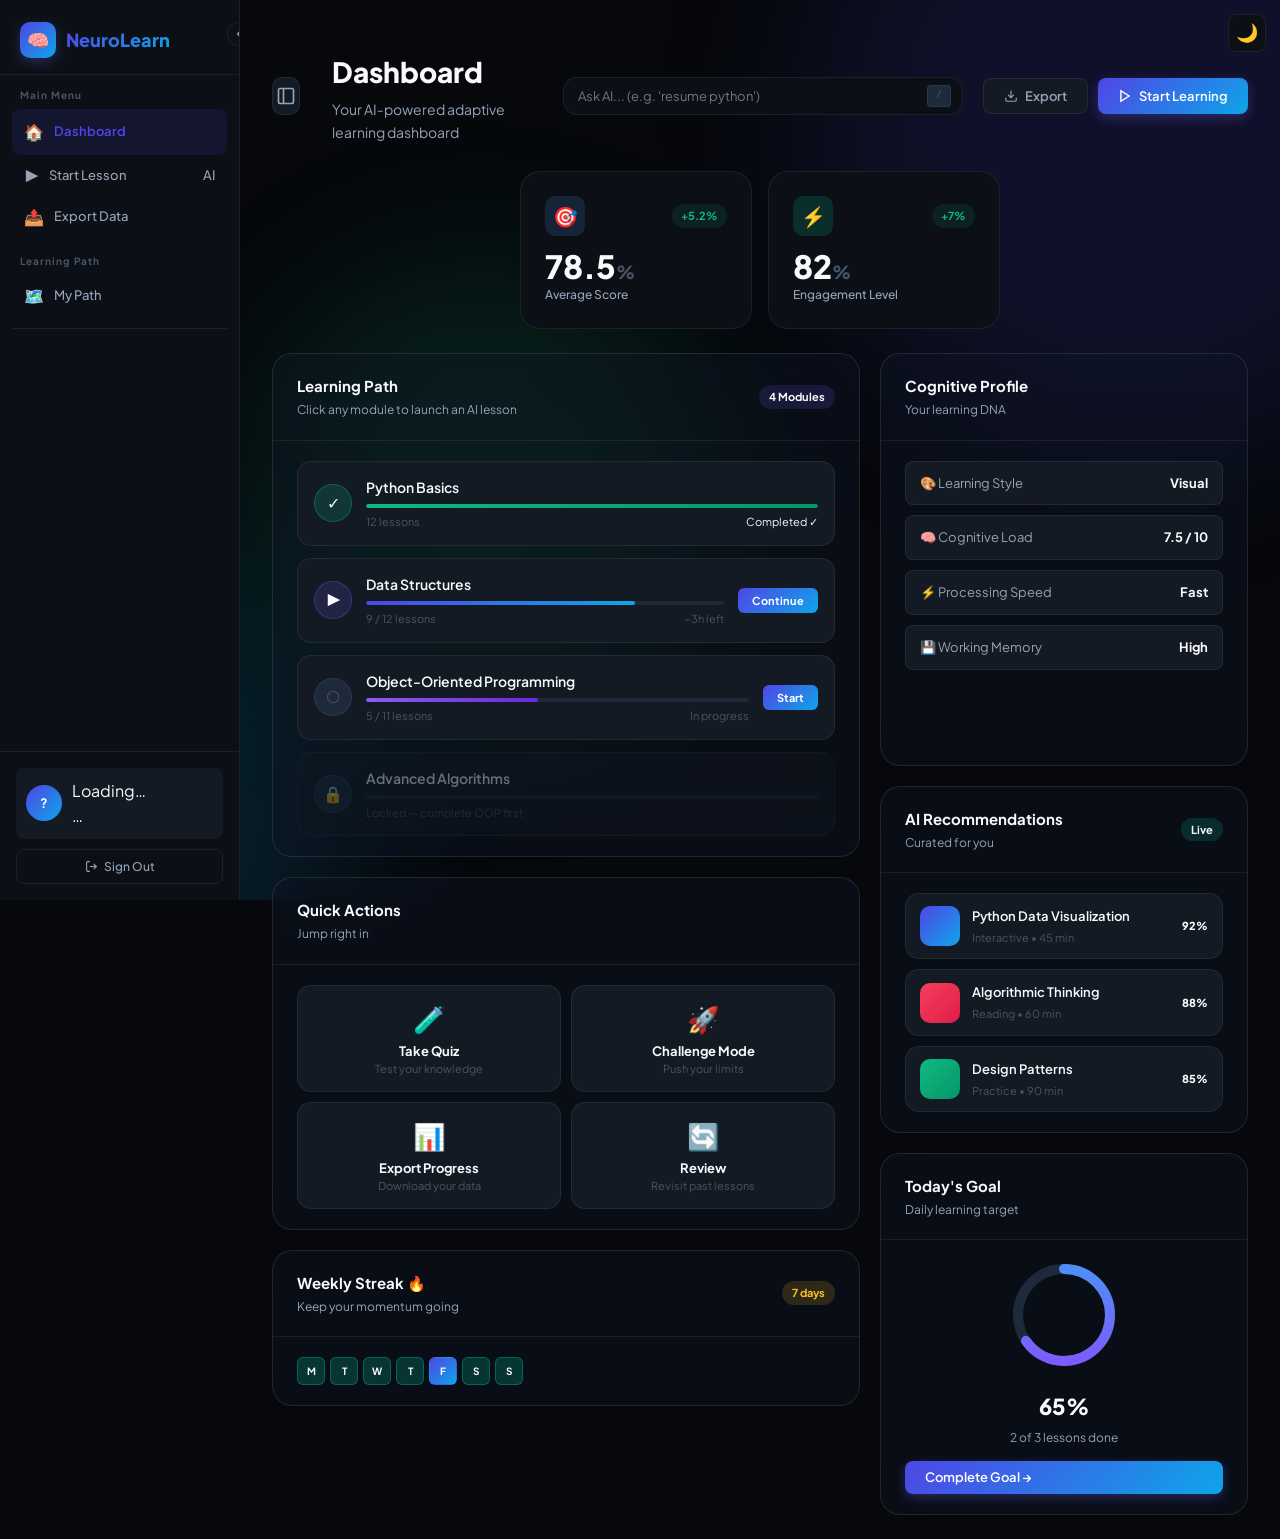
<file: frontend/index.html>
<!DOCTYPE html>
<html lang="en">
<head>
<meta charset="UTF-8">
<meta name="viewport" content="width=device-width, initial-scale=1.0">
<meta name="version" content="crystal-2.0-vibrant">
<meta name="theme-color" content="#4f46e5">
<title>NeuroLearn AI — Dashboard</title>
<meta name="description" content="AI-powered adaptive learning dashboard. Track your progress, start lessons, and grow your skills.">
<meta name="keywords" content="adaptive learning, AI education, cognitive learning, personalized education, neuro-cognitive">
<meta name="author" content="NeuroLearn AI">
<meta name="robots" content="index, follow">

<!-- Open Graph / Social -->
<meta property="og:type" content="website">
<meta property="og:url" content="https://ai-neuro.web.app/">
<meta property="og:title" content="NeuroLearn AI — Adaptive Learning Platform">
<meta property="og:description" content="AI-powered adaptive learning with cognitive profiling. Learn at your optimal pace.">
<meta property="og:site_name" content="NeuroLearn AI">
<meta property="og:image" content="https://ai-neuro.web.app/icon-192.png">

<!-- Twitter -->
<meta name="twitter:card" content="summary_large_image">
<meta name="twitter:title" content="NeuroLearn AI — Adaptive Learning Platform">
<meta name="twitter:description" content="AI-powered adaptive learning with cognitive profiling.">
<meta name="twitter:image" content="https://ai-neuro.web.app/icon-192.png">

<!-- Favicon & App Icons -->
<link rel="icon" type="image/svg+xml" href="data:image/svg+xml,<svg xmlns='http://www.w3.org/2000/svg' viewBox='0 0 100 100'><text y='.9em' font-size='90'>🧠</text></svg>">
<link rel="apple-touch-icon" href="icon-192.png">

<!-- Font Optimization -->
<link rel="preconnect" href="https://fonts.googleapis.com">
<link rel="preconnect" href="https://fonts.gstatic.com" crossorigin>
<link href="https://fonts.googleapis.com/css2?family=Plus+Jakarta+Sans:wght@400;500;600;700;800&display=swap" rel="stylesheet" media="print" onload="this.media='all'">
<noscript><link href="https://fonts.googleapis.com/css2?family=Plus+Jakarta+Sans:wght@400;500;600;700;800&display=swap" rel="stylesheet"></noscript>

<link rel="stylesheet" href="styles.css">
</head>
<body>

<!-- Accessibility: Skip to content -->
<a href="#main-content" class="skip-link">Skip to main content</a>

<!-- Mesh background -->
<div class="mesh-bg">
  <div class="mesh-orb mesh-orb-1"></div>
  <div class="mesh-orb mesh-orb-2"></div>
  <div class="mesh-orb mesh-orb-3"></div>
</div>

<!-- Mobile hamburger -->
<button class="hamburger" id="hamburger" aria-label="Menu">☰</button>
<div class="sidebar-overlay" id="sidebar-overlay"></div>

<!-- Theme toggle -->
<button class="theme-toggle" id="theme-toggle" title="Toggle Day/Night mode">
  <span id="theme-icon">🌙</span>
</button>

<!-- Toast container -->
<div id="toast-container"></div>

<!-- Start Lesson Modal -->
<div class="modal-overlay" id="modal-start">
  <div class="modal anim-scale">
    <button class="modal-close" onclick="closeModal('modal-start')">✕</button>
    <div class="modal-title">🚀 Start a New Lesson</div>
    <div class="modal-sub">Choose a topic and your preferred difficulty level.</div>
    <div class="form-group">
      <label class="form-label">Topic</label>
      <input class="form-input" id="lesson-topic" placeholder="e.g. Python Lists, OOP, Algorithms…" />
    </div>
    <div class="form-group">
      <label class="form-label">Difficulty</label>
      <select class="form-select" id="lesson-diff">
        <option value="beginner">🟢 Beginner</option>
        <option value="intermediate" selected>🟡 Intermediate</option>
        <option value="advanced">🔴 Advanced</option>
      </select>
    </div>
    <div class="modal-footer">
      <button class="btn btn-ghost btn-sm" onclick="closeModal('modal-start')">Cancel</button>
      <button class="btn btn-primary btn-sm" id="btn-go-lesson" onclick="confirmStartLesson()">
        <svg width="14" height="14" viewBox="0 0 24 24" fill="none" stroke="currentColor" stroke-width="2.5"><polygon points="5 3 19 12 5 21 5 3"/></svg>
        Start Lesson
      </button>
    </div>
  </div>
</div>

<!-- Export Modal -->
<div class="modal-overlay" id="modal-export">
  <div class="modal anim-scale">
    <button class="modal-close" onclick="closeModal('modal-export')">✕</button>
    <div class="modal-title">📊 Export Progress</div>
    <div class="modal-sub">Download your learning data as a JSON file.</div>
    <div id="export-status" style="padding:16px;background:var(--surface-2);border-radius:var(--radius-md);font-size:13px;color:var(--text-secondary);text-align:center;">
      Ready to export your progress data.
    </div>
    <div class="modal-footer">
      <button class="btn btn-ghost btn-sm" onclick="closeModal('modal-export')">Cancel</button>
      <button class="btn btn-primary btn-sm" onclick="runExport()">Download</button>
    </div>
  </div>
</div>

<!-- Sidebar -->
<aside class="sidebar" id="sidebar">
  <button class="sidebar-toggle" id="sidebar-toggle" title="Shrink Sidebar">
    <svg width="12" height="12" viewBox="0 0 24 24" fill="none" stroke="currentColor" stroke-width="2.5"><polyline points="15 18 9 12 15 6"/></svg>
  </button>
  <div class="sidebar-header">
    <a href="index.html" class="logo">
      <div class="logo-icon">🧠</div>
      <span class="logo-text glitch">NeuroLearn</span>
    </a>
  </div>

  <div class="nav-section">
    <span class="nav-label">Main Menu</span>

    <a class="nav-item active" href="index.html">
      <span class="icon">🏠</span>
      <span class="label">Dashboard</span>
    </a>
    <button class="nav-item" id="nav-start-lesson">
      <span class="icon">▶️</span>
      <span class="label">Start Lesson</span>
      <span class="nav-badge">AI</span>
    </button>
    <button class="nav-item" id="nav-export">
      <span class="icon">📤</span>
      <span class="label">Export Data</span>
    </button>
  </div>

  <div class="nav-section">
    <span class="nav-label">Learning Path</span>
    <button class="nav-item" onclick="scrollTo({top:0,behavior:'smooth'})">
      <span class="icon">🗺️</span>
      <span class="label">My Path</span>
    </button>
  </div>

  <hr class="nav-divider">

  <div class="sidebar-footer">
    <div class="user-card">
      <div class="user-avatar" id="user-avatar"><span id="user-initials">?</span></div>
      <div class="user-info">
        <div class="user-name" id="user-name">Loading…</div>
        <div class="user-email" id="user-email">…</div>
      </div>
    </div>
    <button class="logout-btn" onclick="logout()">
      <svg width="13" height="13" viewBox="0 0 24 24" fill="none" stroke="currentColor" stroke-width="2"><path d="M9 21H5a2 2 0 0 1-2-2V5a2 2 0 0 1 2-2h4"/><polyline points="16 17 21 12 16 7"/><line x1="21" y1="12" x2="9" y2="12"/></svg>
      Sign Out
    </button>
  </div>
</aside>

<!-- Main Content -->
<main class="main-content" id="main-content" role="main" aria-label="Main content">

  <!-- Page Header -->
  <div class="page-header anim-rise">
    <div class="header-main">
      <div class="header-left">
        <button class="btn-sidebar-toggle" id="btn-sidebar-toggle" title="Toggle Sidebar">
          <svg width="20" height="20" viewBox="0 0 24 24" fill="none" stroke="currentColor" stroke-width="2"><rect x="3" y="3" width="18" height="18" rx="2" ry="2"/><line x1="9" y1="3" x2="9" y2="21"/></svg>
        </button>
        <div class="header-titles">
          <h1 class="page-title">Dashboard</h1>
          <p class="page-subtitle">Your AI‑powered adaptive learning dashboard</p>
        </div>
        <div class="search-container">
          <input type="text" class="form-input search-input" placeholder="Ask AI... (e.g. 'resume python')" id="ai-search">
          <kbd class="search-kbd">/</kbd>
        </div>
      </div>
      <div class="header-actions">
        <button class="btn btn-secondary btn-sm" id="btn-export-header">
          <svg width="14" height="14" viewBox="0 0 24 24" fill="none" stroke="currentColor" stroke-width="2"><path d="M21 15v4a2 2 0 0 1-2 2H5a2 2 0 0 1-2-2v-4"/><polyline points="7 10 12 15 17 10"/><line x1="12" y1="15" x2="12" y2="3"/></svg>
          Export
        </button>
        <button class="btn btn-primary" id="btn-start">
          <svg width="14" height="14" viewBox="0 0 24 24" fill="none" stroke="currentColor" stroke-width="2.5"><polygon points="5 3 19 12 5 21 5 3"/></svg>
          Start Learning
        </button>
      </div>
    </div>
  </div>

  <!-- Stats Grid -->
  <div class="stats-grid anim-stagger" id="stats-grid">
    <div class="stat-card">
      <div class="stat-header">
        <div class="stat-icon" style="background:rgba(124,92,252,.15)">📚</div>
        <span class="stat-trend up" id="trend-sessions">+12%</span>
      </div>
      <div class="stat-value" id="stat-sessions">24</div>
      <div class="stat-label">Sessions Completed</div>
    </div>
    <div class="stat-card anim-rise" style="--delay:.1s">
      <div class="stat-header">
        <div class="stat-icon" style="background:rgba(79,142,247,.15)">🎯</div>
        <span class="stat-trend up" id="trend-score">+5.2%</span>
      </div>
      <div class="stat-value" id="stat-score">78.5<span style="font-size:18px;color:var(--text-muted)">%</span></div>
      <div class="stat-label">Average Score</div>
    </div>
    <div class="stat-card anim-rise" style="--delay:.15s">
      <div class="stat-header">
        <div class="stat-icon" style="background:rgba(0,212,170,.15)">⚡</div>
        <span class="stat-trend up" id="trend-eng">+7%</span>
      </div>
      <div class="stat-value" id="stat-engagement">82<span style="font-size:18px;color:var(--text-muted)">%</span></div>
      <div class="stat-label">Engagement Level</div>
    </div>
    <div class="stat-card">
      <div class="stat-header">
        <div class="stat-icon" style="background:rgba(251,191,36,.15)">🔥</div>
        <span class="stat-trend up" id="trend-streak">7 days</span>
      </div>
      <div class="stat-value" id="stat-streak">7</div>
      <div class="stat-label">Day Streak</div>
    </div>
  </div>

  <!-- Content Grid -->
  <div class="content-grid">

    <!-- Left Column -->
    <div class="col">

      <!-- Learning Path -->
      <div class="glass-card">
        <div class="card-head">
          <div>
            <div class="card-title">Learning Path</div>
            <div class="card-sub">Click any module to launch an AI lesson</div>
          </div>
          <span class="chip chip-purple">4 Modules</span>
        </div>
        <div class="card-body">
          <div class="module-list">

            <!-- Module 1: Done -->
            <div class="module-item" onclick="showToast('Python Basics is already completed! 🎉','success')">
              <div class="mod-status done">✓</div>
              <div class="mod-info">
                <div class="mod-name">Python Basics</div>
                <div class="prog-bar"><div class="prog-fill" style="width:100%;background:var(--grad-success)"></div></div>
                <div class="mod-meta"><span>12 lessons</span><span style="color:var(--brand-teal)">Completed ✓</span></div>
              </div>
            </div>

            <!-- Module 2: Active -->
            <div class="module-item" onclick="openLessonModal('Dictionary Methods and Comprehensions','intermediate')">
              <div class="mod-status active">▶</div>
              <div class="mod-info">
                <div class="mod-name">Data Structures</div>
                <div class="prog-bar"><div class="prog-fill" style="width:75%;background:var(--grad-primary)"></div></div>
                <div class="mod-meta"><span>9 / 12 lessons</span><span>~3h left</span></div>
              </div>
              <button class="mod-cta">Continue</button>
            </div>

            <!-- Module 3: In Progress -->
            <div class="module-item" onclick="openLessonModal('Classes and Objects in Python','intermediate')">
              <div class="mod-status idle">○</div>
              <div class="mod-info">
                <div class="mod-name">Object-Oriented Programming</div>
                <div class="prog-bar"><div class="prog-fill" style="width:45%;background:linear-gradient(90deg,#8b5cf6,#6d28d9)"></div></div>
                <div class="mod-meta"><span>5 / 11 lessons</span><span>In progress</span></div>
              </div>
              <button class="mod-cta">Start</button>
            </div>

            <!-- Module 4: Locked -->
            <div class="module-item locked" onclick="showToast('Complete OOP first to unlock Advanced Algorithms 🔒','warning')">
              <div class="mod-status lock">🔒</div>
              <div class="mod-info">
                <div class="mod-name">Advanced Algorithms</div>
                <div class="prog-bar"><div class="prog-fill" style="width:0%;background:var(--grad-primary)"></div></div>
                <div class="mod-meta"><span>Locked — complete OOP first</span></div>
              </div>
            </div>

          </div>
        </div>
      </div>

      <!-- Quick Actions -->
      <div class="glass-card">
        <div class="card-head">
          <div>
            <div class="card-title">Quick Actions</div>
            <div class="card-sub">Jump right in</div>
          </div>
        </div>
        <div class="card-body">
          <div class="actions-grid">
            <button class="action-card" onclick="openLessonModal('Python Basics Quiz','beginner')">
              <div class="action-icon">🧪</div>
              <div class="action-name">Take Quiz</div>
              <div class="action-desc">Test your knowledge</div>
            </button>
            <button class="action-card" onclick="openLessonModal('Advanced Algorithms Introduction','advanced')">
              <div class="action-icon">🚀</div>
              <div class="action-name">Challenge Mode</div>
              <div class="action-desc">Push your limits</div>
            </button>
            <button class="action-card action-export">
              <div class="action-icon">📊</div>
              <div class="action-name">Export Progress</div>
              <div class="action-desc">Download your data</div>
            </button>
            <button class="action-card" onclick="openLessonModal('Python Review and Practice','beginner')">
              <div class="action-icon">🔄</div>
              <div class="action-name">Review</div>
              <div class="action-desc">Revisit past lessons</div>
            </button>
          </div>
        </div>
      </div>

      <!-- Streak Calendar -->
      <div class="glass-card">
        <div class="card-head">
          <div>
            <div class="card-title">Weekly Streak 🔥</div>
            <div class="card-sub">Keep your momentum going</div>
          </div>
          <span class="chip chip-warn" id="streak-chip">7 days</span>
        </div>
        <div class="card-body">
          <div class="streak-dots" id="streak-dots"></div>
        </div>
      </div>

    </div>

    <!-- Right Column -->
    <div class="col">

      <!-- Cognitive Profile -->
      <div class="glass-card">
        <div class="card-head">
          <div>
            <div class="card-title">Cognitive Profile</div>
            <div class="card-sub">Your learning DNA</div>
          </div>
        </div>
        <div class="card-body">
          <div class="profile-stats">
            <div class="profile-stat-row">
              <span class="pstat-label">🎨 Learning Style</span>
              <span class="pstat-value" id="profile-style">Visual</span>
            </div>
            <div class="profile-stat-row">
              <span class="pstat-label">🧠 Cognitive Load</span>
              <span class="pstat-value" id="profile-capacity">7.5 / 10</span>
            </div>
            <div class="profile-stat-row">
              <span class="pstat-label">⚡ Processing Speed</span>
              <span class="pstat-value" id="profile-speed">Fast</span>
            </div>
            <div class="profile-stat-row">
              <span class="pstat-label">💾 Working Memory</span>
              <span class="pstat-value" id="profile-memory">High</span>
            </div>
          </div>
          <div class="neural-wave-container" id="neural-waves">
            <!-- Bars injected by JS -->
          </div>
        </div>
      </div>

      <!-- AI Recommendations -->
      <div class="glass-card">
        <div class="card-head">
          <div>
            <div class="card-title">AI Recommendations</div>
            <div class="card-sub">Curated for you</div>
          </div>
          <span class="chip chip-teal">Live</span>
        </div>
        <div class="card-body">
          <div class="rec-list" id="rec-list">
            <div class="rec-item" onclick="openLessonModal('Python Data Visualization','intermediate')">
              <div class="rec-dot c1"></div>
              <div class="rec-info">
                <div class="rec-name">Python Data Visualization</div>
                <div class="rec-meta">Interactive • 45 min</div>
              </div>
              <span class="rec-match">92%</span>
            </div>
            <div class="rec-item" onclick="openLessonModal('Algorithmic Thinking','intermediate')">
              <div class="rec-dot c2"></div>
              <div class="rec-info">
                <div class="rec-name">Algorithmic Thinking</div>
                <div class="rec-meta">Reading • 60 min</div>
              </div>
              <span class="rec-match">88%</span>
            </div>
            <div class="rec-item" onclick="openLessonModal('Design Patterns in Python','advanced')">
              <div class="rec-dot c3"></div>
              <div class="rec-info">
                <div class="rec-name">Design Patterns</div>
                <div class="rec-meta">Practice • 90 min</div>
              </div>
              <span class="rec-match">85%</span>
            </div>
          </div>
        </div>
      </div>

      <!-- Today's Goal -->
      <div class="glass-card">
        <div class="card-head">
          <div>
            <div class="card-title">Today's Goal</div>
            <div class="card-sub">Daily learning target</div>
          </div>
        </div>
        <div class="card-body" style="text-align:center">
          <svg width="110" height="110" viewBox="0 0 110 110" style="margin-bottom:12px">
            <circle cx="55" cy="55" r="46" fill="none" stroke="var(--surface-3)" stroke-width="10"/>
            <circle cx="55" cy="55" r="46" fill="none" stroke="url(#ringGrad)" stroke-width="10"
              stroke-dasharray="289" stroke-dashoffset="100" stroke-linecap="round"
              style="transform:rotate(-90deg);transform-origin:center;transition:stroke-dashoffset 1s var(--ease-spring)"/>
            <defs>
              <linearGradient id="ringGrad" x1="0" y1="0" x2="1" y2="0">
                <stop offset="0%" stop-color="#7c5cfc"/>
                <stop offset="100%" stop-color="#4f8ef7"/>
              </linearGradient>
            </defs>
          </svg>
          <div style="font-size:22px;font-weight:800;margin-bottom:4px" id="goal-pct">65%</div>
          <div style="font-size:12px;color:var(--text-secondary)">2 of 3 lessons done</div>
          <button class="btn btn-primary btn-sm" style="margin-top:14px;width:100%" onclick="openLessonModal('','intermediate')">
            Complete Goal →
          </button>
        </div>
      </div>

    </div>
  </div>

</main>

<script src="app.js"></script>
<script>
if ('serviceWorker' in navigator) {
    window.addEventListener('load', () => {
        navigator.serviceWorker.register('/service-worker.js')
            .then(reg => console.log('SW registered'))
            .catch(err => console.log('SW failed:', err));
    });
}
</script>
<script>
// ── Modal helpers ──
function openModal(id)  { document.getElementById(id).classList.add('open'); }
function closeModal(id) { document.getElementById(id).classList.remove('open'); }

// Close on backdrop click
document.querySelectorAll('.modal-overlay').forEach(ov => {
  ov.addEventListener('click', e => { if(e.target===ov) ov.classList.remove('open'); });
});

// ── Open lesson modal ──
function openLessonModal(topic, diff='intermediate') {
  document.getElementById('lesson-topic').value = topic || '';
  document.getElementById('lesson-diff').value = diff;
  openModal('modal-start');
  setTimeout(()=>document.getElementById('lesson-topic').select(),100);
}

// ── Confirm start lesson ──
function confirmStartLesson() {
  const topic = document.getElementById('lesson-topic').value.trim();
  const diff  = document.getElementById('lesson-diff').value;
  if (!topic) {
    document.getElementById('lesson-topic').style.border='1.5px solid #f05f5f';
    document.getElementById('lesson-topic').placeholder='Please enter a topic!';
    return;
  }
  closeModal('modal-start');
  window.location.href = `lesson.html?topic=${encodeURIComponent(topic)}&difficulty=${diff}`;
}

// Enter key in topic input
document.getElementById('lesson-topic')?.addEventListener('keydown', e => {
  if(e.key==='Enter') confirmStartLesson();
});

// ── Export modal ──
async function runExport() {
  const user = getCurrentUser?.() || JSON.parse(sessionStorage.getItem('neurolearn_user')||localStorage.getItem('neurolearn_user')||'{}');
  if(user?.is_guest) {
    document.getElementById('export-status').textContent = '⚠️ Export is not available in Guest Mode.';
    document.getElementById('export-status').style.color='#fbbf24';
    return;
  }
  document.getElementById('export-status').textContent = 'Downloading…';
  try {
    const data = { user, exported_at: new Date().toISOString(), progress: { sessions:24, score:0.785, streak:7 } };
    const blob = new Blob([JSON.stringify(data, null, 2)], {type:'application/json'});
    const url = URL.createObjectURL(blob);
    const a = document.createElement('a');
    a.href = url; a.download = `neurolearn-${user.user_id || 'guest'}.json`; a.click();
    URL.revokeObjectURL(url);
    document.getElementById('export-status').textContent = '✅ Downloaded successfully!';
    document.getElementById('export-status').style.color='var(--brand-teal)';
  } catch {
    document.getElementById('export-status').textContent = '❌ Export failed. Try again.';
    document.getElementById('export-status').style.color='#f05f5f';
  }
}

// Wire header buttons
document.getElementById('btn-start')?.addEventListener('click', ()=>openLessonModal('','intermediate'));
document.getElementById('btn-export-header')?.addEventListener('click', ()=>openModal('modal-export'));
document.getElementById('nav-start-lesson')?.addEventListener('click', ()=>openLessonModal('','intermediate'));
document.getElementById('nav-export')?.addEventListener('click', ()=>openModal('modal-export'));
document.querySelectorAll('.action-export').forEach(b=>b.addEventListener('click',()=>openModal('modal-export')));

// ── Streak calendar ──
function renderStreak(streakDays=7) {
  const container = document.getElementById('streak-dots');
  if(!container) return;
  const days=['M','T','W','T','F','S','S'];
  const today = new Date().getDay(); // 0=Sun
  container.innerHTML='';
  days.forEach((d,i)=>{
    const el = document.createElement('div');
    el.className = 'streak-dot';
    const dayIdx = i === 6 ? 0 : i+1;
    if(dayIdx === today) { el.classList.add('today'); }
    else if(i < streakDays) { el.classList.add('done'); }
    el.textContent = d;
    container.appendChild(el);
  });
}
renderStreak(7);

// ── Mobile sidebar ──
const sidebar = document.getElementById('sidebar');
const overlay = document.getElementById('sidebar-overlay');
document.getElementById('hamburger').addEventListener('click',()=>{
  sidebar.classList.toggle('open');
  overlay.classList.toggle('open');
});
overlay.addEventListener('click',()=>{
  sidebar.classList.remove('open');
  overlay.classList.remove('open');
});

// Expose helpers for app.js
window.showToast = window.showToast || function(){};
window.openLessonModal = openLessonModal;
window.openModal = openModal;
window.closeModal = closeModal;
</script>
</body>
</html>
</file>
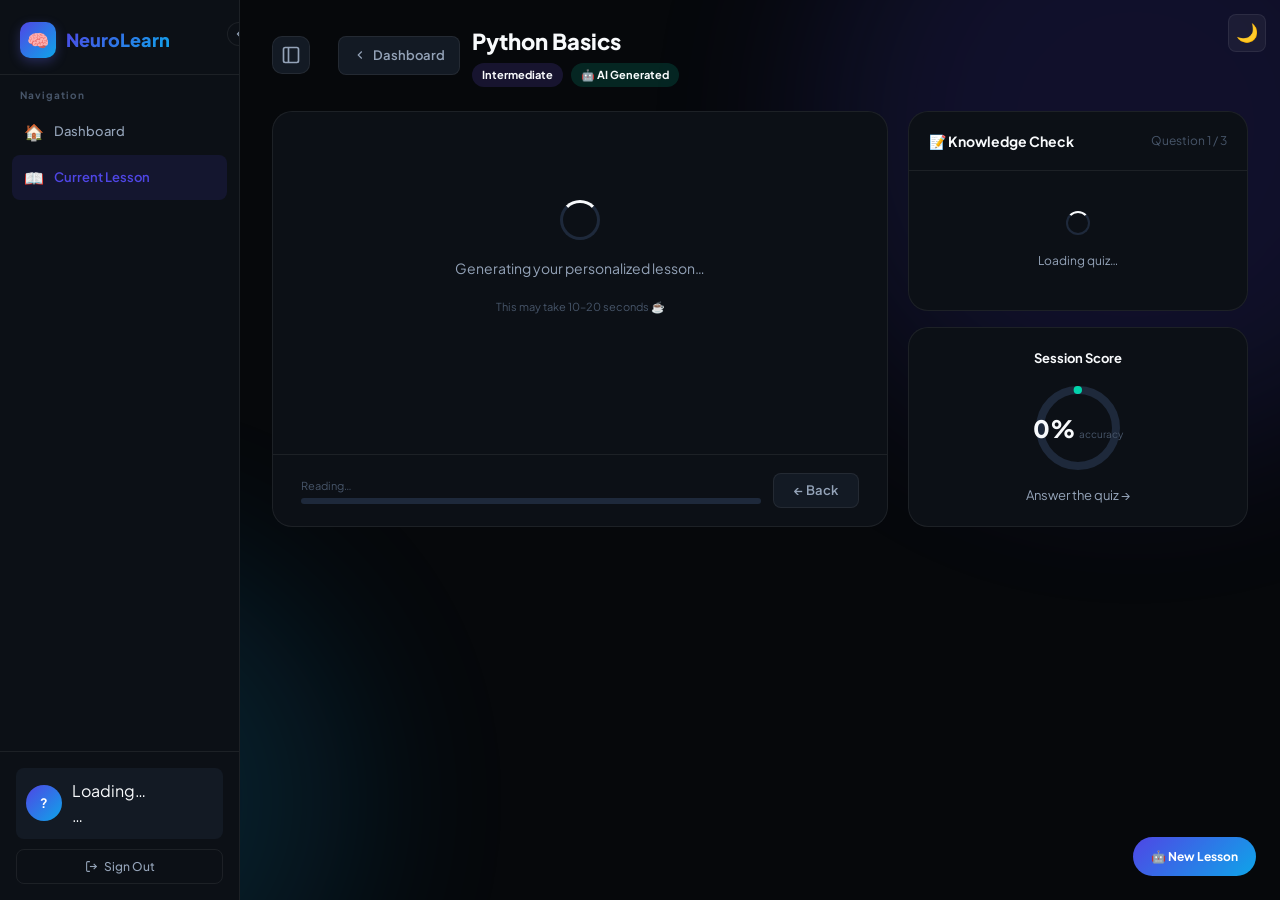
<file: frontend/lesson.html>
<!DOCTYPE html>
<html lang="en">
<head>
<meta charset="UTF-8">
<meta name="viewport" content="width=device-width, initial-scale=1.0">
<meta name="theme-color" content="#4f46e5">
<title>Lesson — NeuroLearn AI</title>
<meta name="description" content="AI-generated adaptive lesson with quiz.">
<meta name="robots" content="noindex, nofollow">
<link rel="icon" type="image/svg+xml" href="data:image/svg+xml,<svg xmlns='http://www.w3.org/2000/svg' viewBox='0 0 100 100'><text y='.9em' font-size='90'>🧠</text></svg>">
<link rel="preconnect" href="https://fonts.googleapis.com">
<link rel="preconnect" href="https://fonts.gstatic.com" crossorigin>
<link href="https://fonts.googleapis.com/css2?family=Plus+Jakarta+Sans:wght@400;500;600;700;800&display=swap" rel="stylesheet" media="print" onload="this.media='all'">
<link rel="stylesheet" href="styles.css">
<style>
/* Lesson-specific overrides */
.lesson-page { 
  margin-left: var(--sidebar-w); 
  padding: 24px 32px; 
  min-height: 100vh; 
  position: relative; 
  z-index: 1; 
  transition: margin-left var(--dur-med) var(--ease-smooth);
}

.sidebar.collapsed ~ .lesson-page {
    margin-left: var(--sidebar-collapsed-w);
}
@media(max-width:768px){.lesson-page{margin-left:0;padding:16px;}}

.lesson-top { display:flex; align-items:center; gap:12px; margin-bottom:24px; flex-wrap:wrap; }
.back-btn { display:flex; align-items:center; gap:6px; background:var(--surface-2); border:1px solid var(--border);
  border-radius:var(--radius-sm); padding:8px 14px; color:var(--text-secondary); font-size:13px; font-weight:600;
  cursor:pointer; font-family:inherit; transition:all var(--dur-fast); text-decoration:none; }
.back-btn:hover { background:var(--surface-3); color:var(--text-primary); }

.lesson-title-area { flex:1; }
.lesson-title { font-size:22px; font-weight:800; }
.lesson-meta-row { display:flex; gap:8px; margin-top:4px; align-items:center; }

.lesson-grid { display:grid; grid-template-columns:1fr 340px; gap:20px; }
@media(max-width:1000px){.lesson-grid{grid-template-columns:1fr;}}

/* Content area */
.content-area {
  background:var(--surface-1); border:1px solid var(--border); border-radius:var(--radius-lg);
  overflow:hidden; display:flex; flex-direction:column;
}
.content-scroll { flex:1; padding:28px; overflow-y:auto; line-height:1.8; }
.content-scroll h2 { font-size:19px; font-weight:800; margin:22px 0 10px; color:var(--brand-purple); }
.content-scroll h3 { font-size:15px; font-weight:700; margin:16px 0 8px; color:var(--text-primary); }
.content-scroll p  { color:var(--text-secondary); margin-bottom:12px; }
.content-scroll ul { color:var(--text-secondary); padding-left:20px; margin-bottom:12px; }
.content-scroll li { margin-bottom:5px; }
.content-scroll code {
  background:var(--surface-3); color:var(--brand-teal);
  padding:2px 7px; border-radius:4px; font-size:13px; font-family:monospace;
}
.content-scroll pre {
  background:var(--surface-3); padding:16px; border-radius:var(--radius-md);
  overflow-x:auto; margin:12px 0; border:1px solid var(--border);
  font-family:monospace; font-size:13px; color:var(--text-primary);
}
.section-loader { display:flex; flex-direction:column; gap:12px; padding:20px 0; }
.skel { height:16px; border-radius:6px; }
.skel-sm { width:60%; }
.skel-md { width:85%; }
.skel-lg { width:95%; }

.content-footer {
  padding:18px 28px; border-top:1px solid var(--border);
  display:flex; justify-content:space-between; align-items:center; gap:12px;
}
.lesson-progress { flex:1; }
.lesson-progress-bar { height:6px; background:var(--surface-3); border-radius:4px; overflow:hidden; margin-top:4px; }
.lesson-progress-fill { height:100%; background:var(--grad-primary); width:0%; transition:width 1s var(--ease-spring); border-radius:4px; }

/* Sidebar panel */
.lesson-sidebar { display:flex; flex-direction:column; gap:16px; }

/* Quiz card */
.quiz-card {
  background:var(--surface-1); border:1px solid var(--border); border-radius:var(--radius-lg); overflow:hidden;
  position:sticky; top:20px;
}
.quiz-head { padding:18px 20px; border-bottom:1px solid var(--border); display:flex; justify-content:space-between; align-items:center; }
.quiz-head-title { font-size:14px; font-weight:700; }
.quiz-counter { font-size:12px; color:var(--text-muted); }
.quiz-body { padding:20px; }

.question-text { font-size:14px; font-weight:600; margin-bottom:14px; line-height:1.5; color:var(--text-primary); }
.options-list { display:flex; flex-direction:column; gap:8px; }
.opt-btn {
  padding:11px 15px; border-radius:var(--radius-sm);
  border:1.5px solid var(--border); background:var(--surface-2);
  color:var(--text-secondary); font-size:13px; font-weight:500;
  cursor:pointer; text-align:left; font-family:inherit; width:100%;
  transition:all var(--dur-fast);
}
.opt-btn:hover:not(:disabled) { border-color:var(--brand-purple); background:rgba(124,92,252,.08); color:var(--text-primary); }
.opt-btn.selected { border-color:var(--brand-purple); background:rgba(124,92,252,.15); color:var(--brand-purple); }
.opt-btn.correct  { border-color:var(--brand-teal);   background:rgba(0,212,170,.12); color:var(--brand-teal); }
.opt-btn.wrong    { border-color:#f05f5f;              background:rgba(240,95,95,.10); color:#f05f5f; }

.quiz-feedback {
  margin-top:12px; padding:10px 14px; border-radius:var(--radius-sm); font-size:12px; display:none;
}
.quiz-feedback.show{ display:block; }
.fb-correct { background:rgba(0,212,170,.1); border:1px solid rgba(0,212,170,.25); color:var(--brand-teal); }
.fb-wrong   { background:rgba(240,95,95,.1); border:1px solid rgba(240,95,95,.25); color:#f05f5f; }

.quiz-action { margin-top:14px; display:flex; gap:8px; justify-content:flex-end; }

/* Score card */
.score-card {
  background:var(--surface-1); border:1px solid var(--border); border-radius:var(--radius-lg); padding:20px;
  text-align:center;
}
.score-ring { margin:0 auto 12px; display:flex; align-items:center; justify-content:center; position:relative; }
.score-ring-inner { position:absolute; text-align:center; }
.score-big { font-size:24px; font-weight:800; }
.score-sub { font-size:10px; color:var(--text-muted); }
.score-label { font-size:13px; color:var(--text-secondary); margin-top:6px; }

/* Floating AI badge */
.ai-badge {
  position:fixed; bottom:24px; right:24px; z-index:100;
  background:var(--grad-primary); color:#fff;
  border-radius:50px; padding:10px 18px; font-size:12px; font-weight:700;
  box-shadow:var(--shadow-purple); display:flex; align-items:center; gap:6px;
  animation:float-badge 3s ease-in-out infinite;
  cursor:pointer;
}
@keyframes float-badge {
  0%,100%{transform:translateY(0);}
  50%{transform:translateY(-5px);}
}

/* Loading spinner full screen */
.full-loader {
  display:flex; flex-direction:column; align-items:center; justify-content:center;
  padding:60px 20px; gap:16px;
}
.big-spinner {
  width:40px; height:40px; border:3px solid var(--surface-3);
  border-top-color:var(--brand-purple); border-radius:50%;
  animation:spin 1s linear infinite;
}
.loading-text { font-size:14px; color:var(--text-secondary); }
</style>
</head>
<body>

<!-- Mesh background -->
<div class="mesh-bg">
    <div class="mesh-orb mesh-orb-1"></div>
    <div class="mesh-orb mesh-orb-2"></div>
</div>

<!-- Theme toggle -->
<button class="theme-toggle" id="theme-toggle" title="Toggle Day/Night mode" style="background: rgba(255,255,255,0.05);">
  <span id="theme-icon">🌙</span>
</button>

<div id="toast-container"></div>

<!-- Sidebar -->
<aside class="sidebar" id="sidebar">
  <button class="sidebar-toggle" id="sidebar-toggle" title="Shrink Sidebar">
    <svg width="12" height="12" viewBox="0 0 24 24" fill="none" stroke="currentColor" stroke-width="2.5"><polyline points="15 18 9 12 15 6"/></svg>
  </button>
  <div class="sidebar-header">
    <a href="index.html" class="logo">
      <div class="logo-icon">🧠</div>
      <span class="logo-text">NeuroLearn</span>
    </a>
  </div>
  <div class="nav-section">
    <span class="nav-label">Navigation</span>
    <a class="nav-item" href="index.html">
      <span class="icon">🏠</span><span class="label">Dashboard</span>
    </a>
    <a class="nav-item active" href="#">
      <span class="icon">📖</span><span class="label">Current Lesson</span>
    </a>
  </div>
  <div class="sidebar-footer">
    <div class="user-card">
      <div class="user-avatar" id="user-avatar"><span id="user-initials">?</span></div>
      <div class="user-info">
        <div class="user-name" id="user-name">Loading…</div>
        <div class="user-email" id="user-email">…</div>
      </div>
    </div>
    <button class="logout-btn" onclick="logout()">
      <svg width="13" height="13" viewBox="0 0 24 24" fill="none" stroke="currentColor" stroke-width="2"><path d="M9 21H5a2 2 0 0 1-2-2V5a2 2 0 0 1 2-2h4"/><polyline points="16 17 21 12 16 7"/><line x1="21" y1="12" x2="9" y2="12"/></svg>
      Sign Out
    </button>
  </div>
</aside>

<div class="lesson-page">

  <!-- Top bar -->
  <div class="lesson-top anim-rise">
    <div style="display:flex; align-items:center; gap:12px;">
      <button class="btn-sidebar-toggle" id="btn-sidebar-toggle" title="Toggle Sidebar">
        <svg width="20" height="20" viewBox="0 0 24 24" fill="none" stroke="currentColor" stroke-width="2"><rect x="3" y="3" width="18" height="18" rx="2" ry="2"/><line x1="9" y1="3" x2="9" y2="21"/></svg>
      </button>
      <a href="index.html" class="back-btn">
        <svg width="14" height="14" viewBox="0 0 24 24" fill="none" stroke="currentColor" stroke-width="2"><polyline points="15 18 9 12 15 6"/></svg>
        Dashboard
      </a>
    </div>
    <div class="lesson-title-area">
      <div class="lesson-title" id="lesson-title">AI Lesson</div>
      <div class="lesson-meta-row">
        <span class="chip chip-purple" id="lesson-diff-chip">Intermediate</span>
        <span class="chip chip-teal" id="lesson-ai-badge">🤖 AI Generated</span>
        <span style="font-size:12px;color:var(--text-muted)" id="lesson-duration"></span>
      </div>
    </div>
  </div>

  <!-- Main grid -->
  <div class="lesson-grid">

    <!-- Content area -->
    <div class="content-area anim-rise" style="--delay:.1s">
      <div class="content-scroll" id="lesson-content">
        <!-- Loading skeleton -->
        <div class="full-loader" id="content-loader">
          <div class="big-spinner"></div>
          <div class="loading-text">Generating your personalized lesson…</div>
          <div style="font-size:11px;color:var(--text-muted)">This may take 10–20 seconds ☕</div>
        </div>
      </div>
      <div class="content-footer">
        <div class="lesson-progress">
          <div style="font-size:11px;color:var(--text-muted);margin-bottom:4px" id="progress-label">Reading…</div>
          <div class="lesson-progress-bar">
            <div class="lesson-progress-fill" id="lesson-prog-fill"></div>
          </div>
        </div>
        <div style="display:flex;gap:8px">
          <a href="index.html" class="btn btn-ghost btn-sm">← Back</a>
          <button class="btn btn-primary btn-sm" id="btn-next-lesson" style="display:none" onclick="loadNewLesson()">
            Next Lesson →
          </button>
        </div>
      </div>
    </div>

    <!-- Right sidebar -->
    <div class="lesson-sidebar">

      <!-- Quiz -->
      <div class="quiz-card anim-rise" style="--delay:.15s">
        <div class="quiz-head">
          <div class="quiz-head-title">📝 Knowledge Check</div>
          <div class="quiz-counter" id="quiz-counter">Question 1 / 3</div>
        </div>
        <div class="quiz-body" id="quiz-body">
          <div class="full-loader" style="padding:20px 0">
            <div class="big-spinner" style="width:24px;height:24px;border-width:2px"></div>
            <div class="loading-text" style="font-size:12px">Loading quiz…</div>
          </div>
        </div>
      </div>

      <!-- Score card -->
      <div class="score-card anim-rise" style="--delay:.2s" id="score-card">
        <div style="font-size:13px;font-weight:700;margin-bottom:14px">Session Score</div>
        <div class="score-ring">
          <svg width="90" height="90" viewBox="0 0 90 90">
            <circle cx="45" cy="45" r="38" fill="none" stroke="var(--surface-3)" stroke-width="8"/>
            <circle cx="45" cy="45" r="38" fill="none" stroke="url(#scoreGrad)" stroke-width="8"
              stroke-dasharray="238" stroke-dashoffset="238" stroke-linecap="round"
              id="score-circle" style="transform:rotate(-90deg);transform-origin:center;transition:stroke-dashoffset 1s ease"/>
            <defs>
              <linearGradient id="scoreGrad" x1="0" y1="0" x2="1" y2="0">
                <stop offset="0%" stop-color="#7c5cfc"/>
                <stop offset="100%" stop-color="#00d4aa"/>
              </linearGradient>
            </defs>
          </svg>
          <div class="score-ring-inner">
            <span class="score-big" id="score-pct">0%</span>
            <span class="score-sub">accuracy</span>
          </div>
        </div>
        <div class="score-label" id="score-breakdown">Answer the quiz →</div>
      </div>

    </div>
  </div>
</div>

<!-- AI floating badge -->
<div class="ai-badge" onclick="loadNewLesson()" title="Generate a new lesson">
  🤖 New Lesson
</div>

<script src="app.js"></script>
<script>
// ═══════════════════════════════════════
// LESSON ENGINE
// ═══════════════════════════════════════

const params     = new URLSearchParams(window.location.search);
const TOPIC      = params.get('topic')    || 'Python Basics';
const DIFFICULTY = params.get('difficulty') || 'intermediate';
const API_LESSON = 'https://ai-neuro-backend.onrender.com';

// Set UI meta
document.getElementById('lesson-title').textContent = TOPIC;
document.getElementById('lesson-diff-chip').textContent = capitalize(DIFFICULTY);
const diffColors = {beginner:'chip-teal', intermediate:'chip-purple', advanced:'chip-warn'};
document.getElementById('lesson-diff-chip').className = 'chip ' + (diffColors[DIFFICULTY]||'chip-purple');

// ── Quiz state ──
let quizData      = [];
let currentQ      = 0;
let correctCount  = 0;
let answered      = false;

// ── Mobile sidebar from lesson page ──
const sidebar = document.getElementById('sidebar');
const overlay = document.getElementById('sidebar-overlay');
document.getElementById('hamburger').addEventListener('click',()=>{ sidebar.classList.toggle('open'); overlay.classList.toggle('open'); });
overlay.addEventListener('click',()=>{ sidebar.classList.remove('open'); overlay.classList.remove('open'); });

// ─────────────────────────────────────
// LESSON CONTENT
// ─────────────────────────────────────
async function loadLesson() {
  const user = getCurrentUser?.();
  const userId = user?.user_id || 'guest_demo';

  try {
    const authHeader = user?.id_token ? { 'Authorization':'Bearer '+user.id_token } : {};
    const res = await fetch(`${API_LESSON}/api/v1/adaptation/generate-lesson`, {
      method:'POST',
      headers:{ 'Content-Type':'application/json', ...authHeader },
      body:JSON.stringify({
        user_id:userId, topic:TOPIC, difficulty:DIFFICULTY,
        learning_style:'visual', cognitive_load_level:7
      })
    });

    if (!res.ok) throw new Error('API error '+res.status);
    const data = await res.json();
    renderLesson(data.data || data);
    loadQuiz(data.data || data);
  } catch (err) {
    console.warn('API offline, showing demo content:', err.message);
    renderDemoLesson();
    renderDemoQuiz();
  }
}

function renderLesson(data) {
  const content = data.content || data.lesson_content || '';
  const sections = data.sections || [];
  const duration = data.estimated_duration_minutes || data.duration_minutes || '~20';

  document.getElementById('lesson-duration').textContent = `~${duration} min`;

  let html = '';
  if(sections.length) {
    sections.forEach(s => {
      html += `<h2>${s.title || s.section_title || ''}</h2>`;
      html += `<p>${s.content || s.text || ''}</p>`;
      if(s.code_example || s.code) html += `<pre>${escHtml(s.code_example || s.code)}</pre>`;
    });
  } else if(content) {
    html = `<p>${content.replace(/\n\n/g,'</p><p>').replace(/\n/g,'<br>')}</p>`;
  } else {
    renderDemoLesson(); return;
  }

  document.getElementById('lesson-content').innerHTML = html;
  animateProgress(75);
  document.getElementById('btn-next-lesson').style.display = 'inline-flex';
  document.getElementById('progress-label').textContent = 'Lesson loaded ✓';
}

function renderDemoLesson() {
  const demos = {
    beginner:`
<h2>🐍 Introduction to ${TOPIC}</h2>
<p>Welcome to your personalized AI lesson! This lesson covers the foundational concepts you need to get started.</p>
<h3>What are Variables?</h3>
<p>Variables are containers for storing data values. In Python, you don't need to declare a variable before using it.</p>
<pre>name = "Alice"
age = 25
score = 98.5
print(f"Hello {name}, you scored {score}!")</pre>
<h3>Data Types</h3>
<p>Python has several built-in data types:</p>
<ul>
  <li><code>str</code> — text, e.g. <code>"Hello"</code></li>
  <li><code>int</code> — integers, e.g. <code>42</code></li>
  <li><code>float</code> — decimals, e.g. <code>3.14</code></li>
  <li><code>bool</code> — <code>True</code> or <code>False</code></li>
  <li><code>list</code> — ordered collections, e.g. <code>[1, 2, 3]</code></li>
</ul>
<h2>✅ Key Takeaways</h2>
<p>You've learned about variables and data types — the building blocks of any Python program. Keep going!</p>`,
    intermediate:`
<h2>📦 ${TOPIC} — Deep Dive</h2>
<p>This lesson explores intermediate concepts that help you write cleaner, more efficient Python code.</p>
<h3>List Comprehensions</h3>
<p>A concise way to create lists based on an existing list or range:</p>
<pre>squares = [x**2 for x in range(10) if x % 2 == 0]
print(squares)  # [0, 4, 16, 36, 64]</pre>
<h3>Dictionary Methods</h3>
<p>Python dictionaries provide powerful methods for data manipulation:</p>
<pre>data = {"a": 1, "b": 2, "c": 3}
keys   = list(data.keys())    # ['a', 'b', 'c']
values = list(data.values())  # [1, 2, 3]
items  = list(data.items())   # [('a',1), ('b',2), ('c',3)]</pre>
<h3>Lambda Functions</h3>
<p>Small anonymous functions defined with the <code>lambda</code> keyword:</p>
<pre>double = lambda x: x * 2
sorted_data = sorted(items, key=lambda item: item[1], reverse=True)</pre>
<h2>✅ Summary</h2>
<p>You've mastered list comprehensions, dictionary methods, and lambda functions — powerful tools for writing Pythonic code!</p>`,
    advanced:`
<h2>🚀 Advanced ${TOPIC}</h2>
<p>This lesson covers advanced patterns used by professional Python developers.</p>
<h3>Decorators</h3>
<p>Decorators wrap a function to extend its behavior without modifying its source code:</p>
<pre>import time

def timer(func):
    def wrapper(*args, **kwargs):
        start = time.perf_counter()
        result = func(*args, **kwargs)
        end   = time.perf_counter()
        print(f"{func.__name__} took {end-start:.4f}s")
        return result
    return wrapper

@timer
def heavy_computation():
    return sum(range(10_000_000))</pre>
<h3>Context Managers</h3>
<p>The <code>with</code> statement ensures proper resource management:</p>
<pre>from contextlib import contextmanager

@contextmanager
def managed_resource():
    print("Acquiring resource")
    yield "resource"
    print("Releasing resource")

with managed_resource() as r:
    print(f"Using {r}")</pre>
<h2>✅ Summary</h2>
<p>You've learned decorators and context managers — the patterns that separate junior from senior Python developers!</p>`
  };

  document.getElementById('lesson-content').innerHTML = demos[DIFFICULTY] || demos.intermediate;
  animateProgress(75);
  document.getElementById('btn-next-lesson').style.display = 'inline-flex';
  document.getElementById('progress-label').textContent = 'Demo lesson loaded';
  document.getElementById('lesson-duration').textContent = '~15 min';
}

// ─────────────────────────────────────
// QUIZ ENGINE
// ─────────────────────────────────────
const demoQuizzes = {
  beginner:[
    { q:'Which keyword is used to assign a value to a variable in Python?', opts:['var','let','=','define'], correct:2 },
    { q:'What is the output of `print(type(42))`?', opts:['<class "int">','<class "str">','42','integer'], correct:0 },
    { q:'Which of these is a valid Python list?', opts:['(1,2,3)','{1,2,3}','[1,2,3]','<1,2,3>'], correct:2 },
  ],
  intermediate:[
    { q:'What does `[x**2 for x in range(5)]` produce?', opts:['[0,1,4,9,16]','[1,4,9,16,25]','[0,2,4,6,8]','Error'], correct:0 },
    { q:'Which method returns all key-value pairs from a dictionary?', opts:['.keys()','.values()','.items()','.pairs()'], correct:2 },
    { q:'What does `lambda x: x*2` create?', opts:['A class','A loop','An anonymous function','A generator'], correct:2 },
  ],
  advanced:[
    { q:'What is a decorator in Python?', opts:['A UI component','A function that wraps another function','An HTML tag','A data type'], correct:1 },
    { q:'Which module provides the `contextmanager` decorator?', opts:['os','sys','contextlib','functools'], correct:2 },
    { q:'What does `@property` decorator do?', opts:['Makes a method a generator','Allows method access like attribute','Creates a class method','Validates input'], correct:1 },
  ]
};

function loadQuiz(data) {
  quizData = data?.quiz_questions || data?.questions || demoQuizzes[DIFFICULTY] || demoQuizzes.intermediate;
  if (!quizData.length) { quizData = demoQuizzes[DIFFICULTY] || demoQuizzes.intermediate; }
  currentQ = 0; correctCount = 0; answered = false;
  renderQuestion();
}

function renderDemoQuiz() {
  quizData = demoQuizzes[DIFFICULTY] || demoQuizzes.intermediate;
  currentQ = 0; correctCount = 0; answered = false;
  renderQuestion();
}

function renderQuestion() {
  const q = quizData[currentQ];
  if(!q) { showFinalScore(); return; }

  const opts = q.opts || q.options || q.choices || [];
  const correctIdx = q.correct ?? q.correct_option ?? q.answer_index ?? 0;
  answered = false;

  document.getElementById('quiz-counter').textContent = `Question ${currentQ+1} / ${quizData.length}`;

  document.getElementById('quiz-body').innerHTML = `
    <p class="question-text">${q.q || q.question || q.text}</p>
    <div class="options-list">
      ${opts.map((o,i)=>`<button class="opt-btn" data-idx="${i}" onclick="selectOpt(this,${i},${correctIdx})">${o}</button>`).join('')}
    </div>
    <div class="quiz-feedback" id="quiz-fb"></div>
    <div class="quiz-action">
      <button class="btn btn-ghost btn-sm" style="display:none" id="btn-next-q" onclick="nextQuestion()">Next Question →</button>
    </div>
  `;
}

function selectOpt(el, idx, correct) {
  if(answered) return;
  answered = true;
  document.querySelectorAll('.opt-btn').forEach(b=>b.disabled=true);

  const fb = document.getElementById('quiz-fb');
  fb.classList.add('show');

  if(idx===correct) {
    el.classList.add('correct');
    fb.classList.add('fb-correct');
    fb.textContent = '✅ Correct! Great job!';
    correctCount++;
  } else {
    el.classList.add('wrong');
    document.querySelectorAll('.opt-btn')[correct].classList.add('correct');
    fb.classList.add('fb-wrong');
    fb.textContent = `❌ Not quite. The correct answer is: ${document.querySelectorAll('.opt-btn')[correct].textContent}`;
  }

  updateScore();
  const nextBtn = document.getElementById('btn-next-q');
  if(nextBtn) nextBtn.style.display='inline-flex';
}

function nextQuestion() {
  currentQ++;
  if(currentQ >= quizData.length) { showFinalScore(); return; }
  renderQuestion();
}

function showFinalScore() {
  const pct = quizData.length ? Math.round((correctCount/quizData.length)*100) : 0;
  document.getElementById('quiz-body').innerHTML = `
    <div style="text-align:center;padding:20px 0">
      <div style="font-size:36px;font-weight:800;margin-bottom:8px">${pct}%</div>
      <div style="font-size:13px;color:var(--text-secondary);margin-bottom:16px">${correctCount} of ${quizData.length} correct</div>
      <div style="font-size:12px;color:${pct>=70?'var(--brand-teal)':'#f05f5f'};margin-bottom:20px">
        ${pct>=70?'🎉 Excellent work!':'📚 Keep practicing!'}
      </div>
      <button class="btn btn-primary btn-sm" style="width:100%" onclick="loadNewLesson()">New Lesson →</button>
      <button class="btn btn-ghost btn-sm" style="width:100%;margin-top:8px" onclick="restartQuiz()">Retry Quiz</button>
    </div>`;

  sendAnalytics(pct/100);
  showToast(`Quiz complete! You scored ${pct}% 🎯`, pct>=70?'success':'info');
}

function restartQuiz() {
  currentQ=0; correctCount=0; answered=false; renderQuestion();
}

function updateScore() {
  const pct = quizData.length ? (correctCount/quizData.length)*100 : 0;
  document.getElementById('score-pct').textContent = Math.round(pct)+'%';
  document.getElementById('score-breakdown').textContent = `${correctCount} / ${quizData.length} correct`;
  const circumference = 238;
  const offset = circumference - (pct/100)*circumference;
  document.getElementById('score-circle').style.strokeDashoffset = offset;
}

function loadNewLesson() {
  const topics = ['Python Generators','Async Await in Python','Type Hints','Error Handling','File I/O','Regular Expressions'];
  const t = topics[Math.floor(Math.random()*topics.length)];
  window.location.href = `lesson.html?topic=${encodeURIComponent(t)}&difficulty=${DIFFICULTY}`;
}

async function sendAnalytics(score) {
  try {
    const user = getCurrentUser?.();
    if(!user || user.is_guest) return;
    await fetch(`${API_LESSON}/api/v1/assessment/analytics`,{
      method:'POST',
      headers:{'Content-Type':'application/json','Authorization':'Bearer '+user.id_token},
      body:JSON.stringify({user_id:user.user_id,session_id:'s_'+Date.now(),topic:TOPIC,difficulty:DIFFICULTY,score_percentage:score,completed:true})
    });
  } catch {}
}

// Progress fill animation
function animateProgress(pct) {
  setTimeout(()=>{
    document.getElementById('lesson-prog-fill').style.width = pct+'%';
  },300);
}

// Reading progress (scroll-based)
window.addEventListener('scroll',()=>{
  const el = document.getElementById('lesson-content');
  if(!el) return;
  const scrolled = (window.scrollY/(document.body.scrollHeight-window.innerHeight))*100;
  document.getElementById('lesson-prog-fill').style.width = Math.min(100,scrolled+10)+'%';
});

// Helpers
function escHtml(t){ return t?.replace(/&/g,'&amp;').replace(/</g,'&lt;').replace(/>/g,'&gt;') || ''; }
function capitalize(s){ return s ? s[0].toUpperCase()+s.slice(1) : ''; }

// Init
loadLesson();
</script>
</body>
</html>
</file>
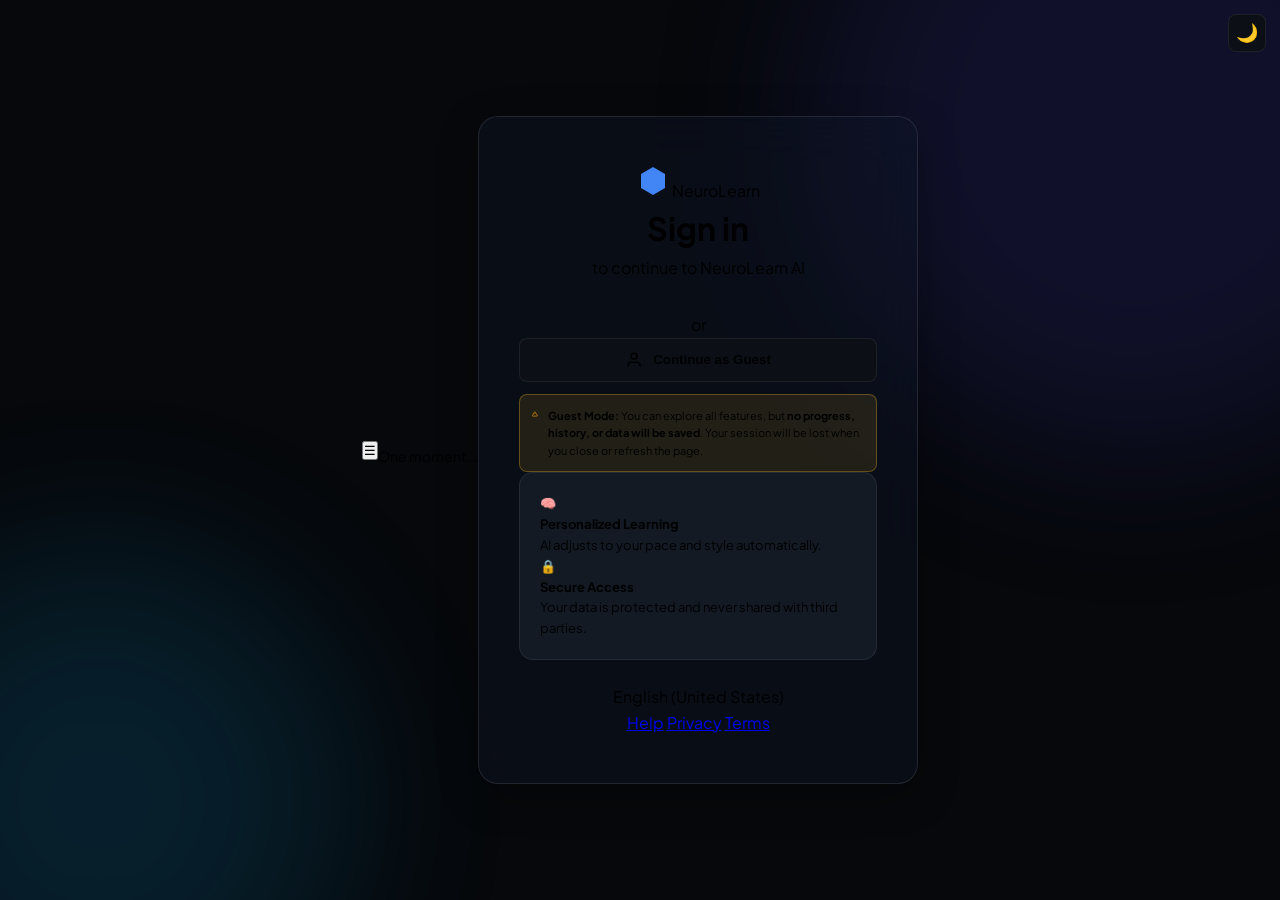
<file: frontend/login.html>
<!DOCTYPE html>
<html lang="en">
<head>
    <meta charset="UTF-8">
    <meta name="viewport" content="width=device-width, initial-scale=1.0">
    <meta name="theme-color" content="#4f46e5">
    <meta name="robots" content="noindex, nofollow">
    <title>Sign in - NeuroLearn AI</title>
    <link rel="icon" type="image/svg+xml" href="data:image/svg+xml,<svg xmlns='http://www.w3.org/2000/svg' viewBox='0 0 100 100'><text y='.9em' font-size='90'>🧠</text></svg>">
    <link rel="preconnect" href="https://fonts.googleapis.com">
    <link rel="preconnect" href="https://fonts.gstatic.com" crossorigin>
    <link rel="stylesheet" href="styles.css">
    <link href="https://fonts.googleapis.com/css2?family=Roboto:wght@400;500;700&family=Plus+Jakarta+Sans:wght@700;800&display=swap" rel="stylesheet" media="print" onload="this.media='all'">
    <style>
        :root {
            --google-blue: #4285f4;
            --google-red: #ea4335;
            --google-yellow: #fbbc05;
            --google-green: #34a853;
            --text-primary: var(--text-primary);
            --text-secondary: var(--text-secondary);
            --border-color: var(--border);
        }

        body {
            margin: 0; padding: 0;
            background-color: var(--bg);
            color: var(--text-primary);
            display: flex; align-items: center; justify-content: center; min-height: 100vh;
            overflow: hidden;
            transition: background var(--dur-med);
        }

        .auth-container {
            width: 100%; max-width: 440px;
            padding: 48px 40px;
            background: var(--glass-bg);
            backdrop-filter: blur(var(--glass-blur));
            -webkit-backdrop-filter: blur(var(--glass-blur));
            border: 1px solid var(--glass-border);
            border-radius: var(--radius-lg);
            text-align: center;
            position: relative; z-index: 10;
            box-shadow: 0 12px 40px rgba(0,0,0,0.3);
            animation: fadeInScale 0.6s var(--ease-spring);
        }
        @keyframes fadeInScale {
            from { opacity: 0; transform: scale(0.95) translateY(10px); }
            to { opacity: 1; transform: scale(1) translateY(0); }
        }

        .subtitle { color: var(--text-secondary); margin-bottom: 32px; }

        .info-box {
            text-align: left; padding: 20px;
            background: var(--surface-2); border-radius: var(--radius-md);
            margin-bottom: 24px; font-size: 13px; line-height: 1.6;
            color: var(--text-secondary); border: 1px solid var(--border);
        }

        .guest-btn {
            width: 100%; padding: 12px;
            border-radius: var(--radius-sm); border: 1.5px solid var(--border);
            background: var(--surface-1); color: var(--text-primary);
            font-weight: 600; cursor: pointer; display: flex; align-items: center; justify-content: center; gap: 10px;
            transition: all var(--dur-fast);
        }
        .guest-btn:hover { background: var(--surface-2); transform: translateY(-1px); border-color: var(--brand-purple); }

        .guest-disclaimer {
            background: rgba(251,191,36,0.1); border: 1px solid rgba(251,191,36,0.3);
            border-radius: var(--radius-sm); padding: 12px;
            font-size: 11px; color: var(--text-secondary); text-align: left;
            display: flex; gap: 10px; margin-top: 12px;
        }
    </style>
</head>
<body>

    <!-- Mesh background -->
    <div class="mesh-bg">
        <div class="mesh-orb mesh-orb-1"></div>
        <div class="mesh-orb mesh-orb-2"></div>
    </div>

    <!-- Mobile hamburger -->
<button class="hamburger" id="hamburger" aria-label="Menu">☰</button>
<div class="sidebar-overlay" id="sidebar-overlay"></div>

<!-- Theme toggle -->
<button class="theme-toggle" id="theme-toggle" title="Toggle Day/Night mode">
  <span id="theme-icon">🌙</span>
</button>

<div id="toast-container"></div>

    <div class="loading-overlay" id="loading-overlay">
        <div class="spinner"></div>
        <p style="margin-top: 12px; font-size: 14px; color: var(--brand-purple);">One moment...</p>
    </div>

    <div class="auth-container">
        <div class="brand-logo">
            <svg width="32" height="32" viewBox="0 0 32 32" fill="none">
                <path d="M16 2L28 9L28 23L16 30L4 23L4 9L16 2Z" fill="url(#brand-grad)"/>
                <defs>
                    <linearGradient id="brand-grad" x1="4" y1="2" x2="28" y2="30">
                        <stop offset="0%" stop-color="#4285f4"/>
                        <stop offset="100%" stop-color="#34a853"/>
                    </linearGradient>
                </defs>
            </svg>
            <span class="brand-name">NeuroLearn</span>
        </div>

        <h1>Sign in</h1>
        <p class="subtitle">to continue to NeuroLearn AI</p>

        <div class="google-button-wrapper">
            <div id="google-signin-btn"></div>
        </div>

        <div id="error-msg" class="error-message"></div>
        <div class="divider">or</div>

        <!-- Guest Login -->
        <button class="guest-btn" onclick="loginAsGuest()">
            <svg width="18" height="18" viewBox="0 0 24 24" fill="none" stroke="currentColor" stroke-width="2">
                <path d="M20 21v-2a4 4 0 0 0-4-4H8a4 4 0 0 0-4 4v2"/>
                <circle cx="12" cy="7" r="4"/>
            </svg>
            Continue as Guest
        </button>

        <div class="guest-disclaimer">
            <svg width="14" height="14" viewBox="0 0 24 24" fill="none" stroke="#f59e0b" stroke-width="2.5">
                <path d="M10.29 3.86L1.82 18a2 2 0 0 0 1.71 3h16.94a2 2 0 0 0 1.71-3L13.71 3.86a2 2 0 0 0-3.42 0z"/>
                <line x1="12" y1="9" x2="12" y2="13"/>
                <line x1="12" y1="17" x2="12.01" y2="17"/>
            </svg>
            <span><b>Guest Mode:</b> You can explore all features, but <b>no progress, history, or data will be saved</b>. Your session will be lost when you close or refresh the page.</span>
        </div>

        <div class="info-box">
            <div class="info-item">
                <span class="info-icon">🧠</span>
                <div><b>Personalized Learning</b><br>AI adjusts to your pace and style automatically.</div>
            </div>
            <div class="info-item">
                <span class="info-icon">🔒</span>
                <div><b>Secure Access</b><br>Your data is protected and never shared with third parties.</div>
            </div>
        </div>

        <div class="footer">
            <span>English (United States)</span>
            <div>
                <a href="#">Help</a>
                <a href="#">Privacy</a>
                <a href="#">Terms</a>
            </div>
        </div>
    </div>

    <!-- Official Google Identity Services SDK -->
    <script src="https://accounts.google.com/gsi/client" async defer></script>

    <script src="app.js"></script>
    <script>
        document.addEventListener('DOMContentLoaded', () => {
            if (typeof initUI === 'function') initUI();
        });
        const API_BASE_URL = 'http://localhost:10000';
        const GOOGLE_CLIENT_ID = '923014571297-1oknpmcoarlqn6nllp763l41sqk4c8sk.apps.googleusercontent.com';

        // Check if already logged in
        window.onload = () => {
            const user = localStorage.getItem('neurolearn_user');
            if (user) {
                try {
                    const parsed = JSON.parse(user);
                    if (parsed.user_id) window.location.href = 'index.html';
                } catch (e) {
                    localStorage.removeItem('neurolearn_user');
                }
            }

            // Initialize Google Sign-in
            google.accounts.id.initialize({
                client_id: GOOGLE_CLIENT_ID,
                callback: handleCredentialResponse,
                auto_select: false,
                cancel_on_tap_outside: true
            });

            // Render the button
            google.accounts.id.renderButton(
                document.getElementById("google-signin-btn"),
                { theme: "outline", size: "large", width: 370 }
            );

            // Optional: Show One Tap prompt
            // google.accounts.id.prompt();
        };

        async function handleCredentialResponse(response) {
            showLoading();
            const idToken = response.credential;

            try {
                // Decode JWT locally for immediate UI update (optional/preview)
                const payload = parseJwt(idToken);

                // Authenticate with backend
                const backendRes = await fetch(`${API_BASE_URL}/api/v1/users/google-auth`, {
                    method: 'POST',
                    headers: { 'Content-Type': 'application/json' },
                    body: JSON.stringify({
                        id_token: idToken, // Send the JWT instead of raw data
                        google_id: payload.sub,
                        email: payload.email,
                        full_name: payload.name,
                        avatar_url: payload.picture
                    })
                });

                if (!backendRes.ok) throw new Error('Authentication failed');
                const result = await backendRes.json();

                // Save to localStorage
                const userSession = {
                    user_id: result.data.user_id,
                    name: payload.name,
                    email: payload.email,
                    avatar: payload.picture,
                    id_token: idToken,
                    last_login: new Date().getTime()
                };

                localStorage.setItem('neurolearn_user', JSON.stringify(userSession));
                window.location.href = 'index.html';

            } catch (error) {
                hideLoading();
                showError('Could not sign you in. Please check your connection or try a different account.');
                console.error('Login Error:', error);
            }
        }

        function parseJwt(token) {
            try {
                const base64Url = token.split('.')[1];
                const base64 = base64Url.replace(/-/g, '+').replace(/_/g, '/');
                return JSON.parse(window.atob(base64));
            } catch (e) {
                return null;
            }
        }

        function showLoading() {
            document.getElementById('loading-overlay').classList.add('active');
            document.getElementById('error-msg').classList.remove('visible');
        }

        function hideLoading() {
            document.getElementById('loading-overlay').classList.remove('active');
        }

        function showError(msg) {
            const el = document.getElementById('error-msg');
            el.textContent = msg;
            el.classList.add('visible');
        }

        function loginAsGuest() {
            // Create a temporary in-memory guest session (session storage only, not localStorage)
            const guestSession = {
                user_id: 'guest_' + Math.random().toString(36).substr(2, 9),
                name: 'Guest User',
                email: 'guest@neurolearn.local',
                avatar: null,
                id_token: null,
                is_guest: true,
                last_login: new Date().getTime()
            };
            // Use sessionStorage so data is lost when tab closes
            sessionStorage.setItem('neurolearn_user', JSON.stringify(guestSession));
            window.location.href = 'index.html';
        }
    </script>
</body>
</html>
</file>
<file: frontend/styles.css>
/* ========================================
   NeuroLearn AI - Next-Level Design System 2025
   Premium Dark Mode + Glass Morphism + Micro-Animations
   ======================================== */

:root {
    /* Oceanic Crystal Palette (Vibrant & Soothing) */
    --brand-indigo: #4f46e5;
    --brand-blue:   #0ea5e9;
    --brand-emerald: #10b981;
    --brand-rose:    #f43f5e;
    --brand-amber:   #f59e0b;

    /* Primary Accent Gradients */
    --grad-primary:   linear-gradient(135deg, var(--brand-indigo), var(--brand-blue));
    --grad-success:   linear-gradient(135deg, var(--brand-emerald), #059669);
    --grad-danger:    linear-gradient(135deg, var(--brand-rose), #e11d48);
    --grad-warm:      linear-gradient(135deg, var(--brand-amber), #d97706);
    
    /* Crystal Glass Tokens */
    --glass-border:   rgba(255, 255, 255, 0.1);
    --glass-bg:       rgba(15, 23, 42, 0.4);
    --glass-blur:     24px;

    /* Base Surfaces */
    --bg:            #06080b;
    --surface-1:     #0c1016;
    --surface-2:     #131a24;
    --surface-3:     #1e293b;
    --border:        rgba(255, 255, 255, 0.07);
    --border-hover:  rgba(255, 255, 255, 0.14);
    --text-primary:   #f8fafc;
    --text-secondary: #94a3b8;
    --text-muted:     #475569;
    --shadow-base:    rgba(0,0,0,0.8);
    --orb-opacity:    0.15;

    /* Shape */
    --radius-sm: 8px;
    --radius-md: 14px;
    --radius-lg: 20px;
    --radius-xl: 28px;

    /* Motion */
    --ease-spring: cubic-bezier(0.34, 1.56, 0.64, 1);
    --ease-smooth: cubic-bezier(0.4, 0, 0.2, 1);
    --dur-fast:  120ms;
    --dur-med:   260ms;
    --sidebar-w: 240px;
    --sidebar-collapsed-w: 72px;

    /* Next Gen: Holographic & Neural */
    --hologram-cyan:  rgba(0, 255, 255, 0.15);
    --hologram-scan:  rgba(255, 255, 255, 0.05);
    --neural-wave:   rgba(99, 102, 241, 0.3);
}

[data-theme="light"] {
    --bg:            #f1f5f9;
    --surface-1:     #ffffff;
    --surface-2:     #f8fafc;
    --surface-3:     #e2e8f0;
    --border:        rgba(0,0,0,0.05);
    --border-hover:  rgba(0,0,0,0.1);
    --text-primary:   #0f172a;
    --text-secondary: #475569;
    --text-muted:     #94a3b8;
    --shadow-base:    rgba(15, 23, 42, 0.08);
    --orb-opacity:    0.06;
    --glass-border:   rgba(0, 0, 0, 0.08);
    --glass-bg:       rgba(255, 255, 255, 0.7);
    --glass-blur:     24px;
}

/* ── Skip Link (Accessibility) ── */
.skip-link {
    position: absolute;
    top: -100px;
    left: 50%;
    transform: translateX(-50%);
    background: var(--grad-primary);
    color: #fff;
    padding: 12px 24px;
    border-radius: var(--radius-md);
    font-weight: 700;
    z-index: 10000;
    transition: top 0.3s var(--ease-smooth);
}
.skip-link:focus {
    top: 12px;
}

/* ── Reset ── */
*, *::before, *::after { margin:0; padding:0; box-sizing:border-box; }
html { scroll-behavior:smooth; }

body {
    font-family: 'Plus Jakarta Sans', -apple-system, BlinkMacSystemFont, sans-serif;
    background: var(--bg);
    color: var(--text-primary);
    min-height: 100vh;
    overflow-x: hidden;
    -webkit-font-smoothing: antialiased;
    line-height: 1.6;
}

/* ── Scrollbar ── */
::-webkit-scrollbar { width:5px; }
::-webkit-scrollbar-track { background:var(--surface-1); }
::-webkit-scrollbar-thumb { background:rgba(124,92,252,.4); border-radius:10px; }
::-webkit-scrollbar-thumb:hover { background:rgba(124,92,252,.7); }

/* ════════════════════════════════════════
   MESH BACKGROUND
════════════════════════════════════════ */
.mesh-bg {
    position:fixed; inset:0; z-index:0; pointer-events:none; overflow:hidden;
}
.mesh-orb {
    position:absolute; border-radius:50%; filter:blur(90px);
    opacity:var(--orb-opacity); will-change:transform;
    animation: orbFloat 22s var(--ease-smooth) infinite;
    transition: opacity var(--dur-med);
}
.mesh-orb-1 { width:650px; height:650px; background:var(--brand-indigo); top:-200px; right:-180px; animation-delay:0s; }
.mesh-orb-2 { width:500px; height:500px; background:var(--brand-blue); bottom:-150px; left:-150px; animation-delay:-8s; }
.mesh-orb-3 { width:450px; height:450px; background:var(--brand-emerald); top:30%; left:20%; animation-delay:-14s; }

@keyframes orbFloat {
    0%,100% { transform:translate(0,0) scale(1); }
    33%      { transform:translate(40px,-40px) scale(1.08); }
    66%      { transform:translate(-30px,30px) scale(.94); }
}

/* ════════════════════════════════════════
   SIDEBAR
════════════════════════════════════════ */
.sidebar {
    position:fixed; top:0; left:0; height:100vh; width:var(--sidebar-w);
    background:var(--surface-1);
    border-right:1px solid var(--border);
    display:flex; flex-direction:column;
    z-index:200;
    transition: width var(--dur-med) var(--ease-smooth), transform var(--dur-med) var(--ease-smooth);
    overflow: hidden;
}

.sidebar.collapsed {
    width: var(--sidebar-collapsed-w);
}

.sidebar-header {
    padding:22px 20px 16px;
    border-bottom:1px solid var(--border);
}

.logo {
    display:flex; align-items:center; gap:10px;
    text-decoration:none;
}
.logo-icon {
    width:36px; height:36px; border-radius:10px;
    background:var(--grad-primary);
    display:flex; align-items:center; justify-content:center;
    font-size:18px;
    box-shadow: 0 4px 12px rgba(99, 102, 241, 0.3);
    flex-shrink:0;
    transition: var(--dur-med);
}
.sidebar.collapsed .logo-icon {
    margin: 0 auto;
}
.logo-text {
    font-size:18px; font-weight:800;
    background:var(--grad-primary);
    -webkit-background-clip:text; -webkit-text-fill-color:transparent;
    background-clip:text;
    transition: opacity var(--dur-fast);
}
.sidebar.collapsed .logo-text {
    opacity: 0;
    pointer-events: none;
    width: 0;
}

/* Nav */
.nav-section { padding:12px 12px 4px; }
.nav-label {
    font-size:10px; font-weight:700; letter-spacing:.1em;
    color:var(--text-muted); padding:0 8px; margin-bottom:6px;
    display:block;
}
.nav-item {
    display:flex; align-items:center; gap:10px;
    padding:10px 12px; border-radius:var(--radius-sm);
    color:var(--text-secondary);
    text-decoration:none; font-size:13px; font-weight:500;
    cursor:pointer; border:none; background:none; width:100%;
    font-family:inherit;
    transition: all var(--dur-fast) var(--ease-smooth);
    position:relative;
    white-space: nowrap;
}
.sidebar.collapsed .nav-item {
    justify-content: center;
    padding: 10px 0;
}
.nav-item .icon { font-size:16px; flex-shrink:0; }
.nav-item .label { 
    flex:1; text-align:left; 
    transition: opacity var(--dur-fast);
}
.sidebar.collapsed .nav-item .label,
.sidebar.collapsed .nav-item .nav-badge,
.sidebar.collapsed .nav-label {
    opacity: 0;
    pointer-events: none;
    width: 0;
    margin: 0;
}
.nav-item:hover { background:var(--surface-2); color:var(--text-primary); transform:translateX(2px); }
.nav-item.active {
    background: rgba(79, 70, 229, 0.12); /* Indigo-600 background-like */
    color: var(--brand-indigo);
    font-weight: 600;
}
.nav-divider { margin:8px 12px; border:none; border-top:1px solid var(--border); }

/* Sidebar footer */
.sidebar-footer { margin-top:auto; padding:16px; border-top:1px solid var(--border); }
.user-card {
    display:flex; align-items:center; gap:10px;
    padding:10px; border-radius:var(--radius-sm);
    background:var(--surface-2); margin-bottom:10px;
    transition: var(--dur-med);
}
.sidebar.collapsed .user-card {
    padding: 10px 0;
    justify-content: center;
    background: transparent;
}
.user-avatar {
    width:36px; height:36px; border-radius:50%;
    background:var(--grad-primary);
    display:flex; align-items:center; justify-content:center;
    font-size:13px; font-weight:700; color:#fff; flex-shrink:0; overflow:hidden;
}
.sidebar.collapsed .user-info, 
.sidebar.collapsed .logout-btn span {
    display: none;
}
.logout-btn {
    width:100%; padding:9px 12px; border-radius:var(--radius-sm);
    background:none; border:1px solid var(--border);
    color:var(--text-secondary); font-size:12px; font-weight:500;
    cursor:pointer; font-family:inherit;
    display:flex; align-items:center; justify-content:center; gap:6px;
    transition:all var(--dur-fast);
}
.sidebar.collapsed .logout-btn {
    padding: 9px 0;
    border: none;
}
.logout-btn:hover { border-color:rgba(240,95,95,.5); color:#f05f5f; background:rgba(240,95,95,.08); }

/* ════════════════════════════════════════
   MAIN CONTENT
════════════════════════════════════════ */
.main-content {
    margin-left: var(--sidebar-w);
    min-height: 100vh;
    padding: 24px 32px;
    position: relative; 
    transition: margin-left var(--dur-med) var(--ease-smooth);
    z-index: 1;
}

.sidebar.collapsed ~ .main-content {
    margin-left: var(--sidebar-collapsed-w);
}
/* If sidebar is not a sibling, using a global state on body usually works better, but here we can use CSS variables or a class on body. Let's assume body class works too. */
body.sidebar-collapsed .main-content {
    margin-left: var(--sidebar-collapsed-w);
}

/* ── Page Header ── */
.page-header { margin-bottom:28px; }
.header-main { display:flex; justify-content:space-between; align-items:center; gap:20px; flex-wrap:wrap; }
.header-left { display:flex; align-items:center; gap:16px; flex:1; }
.header-titles { min-width: 150px; }
.page-title { font-size:28px; font-weight:800; margin-bottom:4px; }
.page-subtitle { font-size:14px; color:var(--text-secondary); }

.search-container {
    position: relative;
    max-width: 400px;
    width: 100%;
}
.search-input {
    padding-right: 40px !important;
    background: var(--surface-1) !important;
    border: 1px solid var(--border) !important;
    border-radius: var(--radius-md) !important;
}
.search-kbd {
    position: absolute;
    right: 12px;
    top: 50%;
    transform: translateY(-50%);
    background: var(--surface-3);
    border: 1px solid var(--border);
    padding: 2px 8px;
    border-radius: 4px;
    font-size: 10px;
    color: var(--text-muted);
    pointer-events: none;
}
.header-actions { display:flex; gap:10px; }

/* ════════════════════════════════════════
   BUTTONS
════════════════════════════════════════ */
.btn {
    display:inline-flex; align-items:center; gap:7px;
    padding:10px 20px; border-radius:var(--radius-sm);
    font-size:13px; font-weight:600; border:none;
    cursor:pointer; font-family:inherit;
    transition:all var(--dur-fast) var(--ease-smooth);
    text-decoration:none; white-space:nowrap; line-height:1;
}
.btn svg { flex-shrink:0; }

.btn-primary { 
    background: var(--grad-primary); 
    color: #fff; 
    box-shadow: 0 4px 12px rgba(99, 102, 241, 0.3);
}
.btn-primary:hover { 
    box-shadow: 0 6px 20px rgba(99, 102, 241, 0.4);
    transform: translateY(-1px);
}
.btn-primary:active { transform:translateY(0); }

.btn-secondary {
    background:var(--surface-2); color:var(--text-secondary);
    border:1px solid var(--border);
}
.btn-secondary:hover { background:var(--surface-3); color:var(--text-primary); border-color:var(--border-hover); }

.btn-success { background:var(--grad-success); color:#fff; }
.btn-success:hover { transform:translateY(-2px); box-shadow:0 8px 24px rgba(0,212,170,.4); }

.btn-danger { background:var(--grad-danger); color:#fff; }
.btn-danger:hover { transform:translateY(-2px); }

.btn-ghost { 
    background: var(--surface-2); 
    border: 1px solid var(--border); 
    color: var(--text-secondary); 
}
.btn-ghost:hover { 
    background: var(--surface-3); 
    color: var(--text-primary); 
    border-color: var(--brand-indigo);
}

.btn-sidebar-toggle {
    background: var(--surface-2);
    border: 1px solid var(--border);
    color: var(--text-secondary);
    width: 38px; height: 38px;
    border-radius: 10px;
    display: flex; align-items: center; justify-content: center;
    cursor: pointer;
    transition: all var(--dur-fast) var(--ease-smooth);
    margin-right: 16px;
}
.btn-sidebar-toggle:hover {
    background: var(--surface-3);
    color: var(--brand-indigo);
    border-color: var(--brand-indigo);
    transform: scale(1.05);
}

/* Spin inside button */
.btn .spin {
    width:13px; height:13px; border:2px solid rgba(255,255,255,.3);
    border-top-color:#fff; border-radius:50%;
    animation:spin .7s linear infinite; display:inline-block;
}
@keyframes spin { to { transform:rotate(360deg); } }

/* ════════════════════════════════════════
   STAT CARDS
════════════════════════════════════════ */
.stats-grid {
    display:grid;
    grid-template-columns:repeat(4,1fr);
    gap:16px;
    margin-bottom:24px;
}

/* ════════════════════════════════════════
   CARDS (Crystal Glass)
   ════════════════════════════════════════ */
.glass-card {
    background: var(--glass-bg);
    backdrop-filter: blur(var(--glass-blur));
    -webkit-backdrop-filter: blur(var(--glass-blur));
    border: 1px solid var(--glass-border);
    border-radius: var(--radius-lg);
    transition: all var(--dur-med) var(--ease-smooth);
    position: relative;
    overflow: hidden;
}

/* Holographic Scanline Effect */
.glass-card::after {
    content: '';
    position: absolute;
    top: -100%;
    left: 0;
    width: 100%;
    height: 100%;
    background: linear-gradient(
        to bottom,
        transparent,
        var(--hologram-scan) 50%,
        transparent
    );
    pointer-events: none;
    transition: 0.8s var(--ease-smooth);
}

.glass-card:hover::after {
    top: 100%;
}

.stat-card {
    background: var(--surface-1);
    border: 1px solid var(--border);
    border-radius: var(--radius-lg);
    padding: 24px;
    transition: all var(--dur-med) var(--ease-smooth);
    position: relative;
    overflow: hidden;
    cursor: default;
}

.stat-card:hover {
    transform: translateY(-4px);
    border-color: var(--brand-indigo);
    box-shadow: 0 12px 30px -10px rgba(99, 102, 241, 0.2);
}

.stat-header { display:flex; justify-content:space-between; align-items:center; margin-bottom:14px; }
.stat-icon {
    width:40px; height:40px; border-radius:10px;
    display:flex; align-items:center; justify-content:center; font-size:20px;
}
.stat-trend {
    font-size:11px; font-weight:700; padding:3px 9px; border-radius:20px;
}
.stat-trend.up { background:rgba(16, 185, 129, 0.1); color:var(--brand-emerald); }
.stat-trend.down { background:rgba(244, 63, 94, 0.1); color:var(--brand-rose); }

.stat-value { font-size:32px; font-weight:800; margin-bottom:3px; line-height:1; color: var(--text-primary); }
.stat-label { font-size:12px; color:var(--text-secondary); font-weight:500; }

.card-head {
    padding:20px 24px;
    border-bottom:1px solid var(--border);
    display:flex; justify-content:space-between; align-items:center;
}
.card-title { font-size:15px; font-weight:700; }
.card-sub { font-size:12px; color:var(--text-secondary); margin-top:2px; }
.card-body { padding:20px 24px; }

/* ════════════════════════════════════════
   CONTENT GRID
════════════════════════════════════════ */
.content-grid {
    display:grid;
    grid-template-columns:1.6fr 1fr;
    gap:20px;
}
.col { display:flex; flex-direction:column; gap:20px; }

/* ════════════════════════════════════════
   MODULE LIST
════════════════════════════════════════ */
.module-list { display:flex; flex-direction:column; gap:12px; }
.module-item {
    display:flex; align-items:center; gap:14px;
    padding:14px 16px; border-radius:var(--radius-md);
    border:1px solid var(--border); background:var(--surface-2);
    cursor:pointer; transition:all var(--dur-fast);
}
.module-item:hover:not(.locked) { border-color:rgba(124,92,252,.4); background:rgba(124,92,252,.07); transform:translateX(3px); }
.module-item.locked { opacity:.4; cursor:not-allowed; }

.mod-status {
    width:38px; height:38px; border-radius:50%; flex-shrink:0;
    display:flex; align-items:center; justify-content:center; font-size:16px;
}
.mod-status.done   { background:rgba(0,212,170,.15); color:var(--brand-teal);   border:1.5px solid rgba(0,212,170,.3); }
.mod-status.active { background:rgba(124,92,252,.15); color:var(--brand-purple); border:1.5px solid rgba(124,92,252,.3); }
.mod-status.idle   { background:var(--surface-3); color:var(--text-muted); border:1.5px solid var(--border); }
.mod-status.lock   { background:var(--surface-3); color:var(--text-muted); border:1.5px solid var(--border); }

.mod-info { flex:1; min-width:0; }
.mod-name { font-size:14px; font-weight:600; margin-bottom:6px; }
.prog-bar { height:4px; background:var(--surface-3); border-radius:4px; overflow:hidden; }
.prog-fill { height:100%; border-radius:4px; transition:width 1s var(--ease-spring); }
.mod-meta { display:flex; justify-content:space-between; margin-top:5px; }
.mod-meta span { font-size:11px; color:var(--text-muted); }
.mod-cta {
    font-size:11px; font-weight:700; padding:6px 14px; border-radius:6px;
    background:var(--grad-primary); color:#fff; border:none;
    cursor:pointer; font-family:inherit; white-space:nowrap; flex-shrink:0;
    transition:all var(--dur-fast);
}
.mod-cta:hover { transform:scale(1.05); box-shadow:var(--shadow-purple); }

/* ════════════════════════════════════════
   ACTIONS GRID
════════════════════════════════════════ */
.actions-grid { display:grid; grid-template-columns:1fr 1fr; gap:10px; }
.action-card {
    padding:16px; border-radius:var(--radius-md);
    border:1px solid var(--border); background:var(--surface-2);
    cursor:pointer; text-align:center;
    transition:all var(--dur-med) var(--ease-spring);
    font-family:inherit; color:var(--text-primary);
}
.action-card:hover { background:var(--surface-3); border-color:var(--border-hover); transform:translateY(-3px); box-shadow:var(--shadow-md); }
.action-card .action-icon { font-size:26px; margin-bottom:8px; }
.action-card .action-name { font-size:13px; font-weight:700; }
.action-card .action-desc { font-size:11px; color:var(--text-muted); margin-top:3px; }

/* ════════════════════════════════════════
   PROFILE STATS WIDGET
════════════════════════════════════════ */
.profile-stats { display:flex; flex-direction:column; gap:10px; }
.profile-stat-row {
    display:flex; justify-content:space-between; align-items:center;
    padding:11px 14px; background:var(--surface-2); border-radius:var(--radius-sm);
    border:1px solid var(--border); transition:border-color var(--dur-fast);
}
.profile-stat-row:hover { border-color:var(--border-hover); }
.pstat-label { font-size:13px; color:var(--text-secondary); }
.pstat-value { font-size:13px; font-weight:700; color:var(--brand-purple); }

/* ════════════════════════════════════════
   RECOMMENDATIONS
════════════════════════════════════════ */
.rec-list { display:flex; flex-direction:column; gap:10px; }
.rec-item {
    display:flex; align-items:center; gap:12px;
    padding:12px 14px; border-radius:var(--radius-md);
    border:1px solid var(--border); background:var(--surface-2);
    cursor:pointer; transition: all var(--dur-fast);
}
.rec-item:hover { border-color:rgba(124,92,252,.4); background:rgba(124,92,252,.07); transform:translateX(3px); }
.rec-dot { width:40px; height:40px; border-radius:10px; flex-shrink:0; }
.rec-dot.c1 { background:var(--grad-primary); }
.rec-dot.c2 { background:var(--grad-danger); }
.rec-dot.c3 { background:var(--grad-success); }
.rec-info { flex:1; }
.rec-name { font-size:13px; font-weight:600; margin-bottom:2px; }
.rec-meta { font-size:11px; color:var(--text-muted); }
.rec-match { font-size:11px; font-weight:800; color:var(--brand-teal); }

/* ════════════════════════════════════════
   TOAST NOTIFICATIONS
════════════════════════════════════════ */
#toast-container {
    position:fixed; bottom:24px; right:24px;
    display:flex; flex-direction:column; gap:8px;
    z-index:9999; pointer-events:none;
}
.toast {
    display:flex; align-items:center; gap:10px;
    padding:12px 18px; border-radius:var(--radius-md);
    font-size:13px; font-weight:600; color:#fff;
    box-shadow:var(--shadow-lg);
    transform:translateX(120px); opacity:0;
    transition:all .35s var(--ease-spring);
    pointer-events:all; max-width:320px;
    border-left:4px solid rgba(255,255,255,.3);
}
.toast.show { transform:translateX(0); opacity:1; }
.toast.success { background:linear-gradient(135deg,#00d4aa,#00b4d8); }
.toast.error   { background:linear-gradient(135deg,#f05f5f,#c0392b); }
.toast.info    { background:var(--grad-primary); }
.toast.warning { background:var(--grad-warm); }
.toast-close { margin-left:auto; background:none; border:none; color:rgba(255,255,255,.7); cursor:pointer; font-size:16px; padding:0 0 0 8px; line-height:1; }

/* ════════════════════════════════════════
   MODAL
════════════════════════════════════════ */
.modal-overlay {
    position:fixed; inset:0; background:rgba(0,0,0,.7);
    backdrop-filter:blur(8px); z-index:500;
    display:flex; align-items:center; justify-content:center;
    opacity:0; pointer-events:none;
    transition:opacity var(--dur-med);
}
.modal-overlay.open { opacity:1; pointer-events:all; }
.modal {
    background:var(--surface-1); border:1px solid var(--border);
    border-radius:var(--radius-xl); padding:32px;
    width:90%; max-width:480px; max-height:90vh; overflow-y:auto;
    transform:scale(.92) translateY(20px);
    box-shadow:var(--shadow-lg);
    transition:transform var(--dur-med) var(--ease-spring);
}
.modal-overlay.open .modal { transform:scale(1) translateY(0); }
.modal-title { font-size:20px; font-weight:800; margin-bottom:8px; }
.modal-sub { font-size:14px; color:var(--text-secondary); margin-bottom:24px; }
.modal-footer { display:flex; gap:10px; justify-content:flex-end; margin-top:24px; }
.modal-close {
    position:absolute; top:16px; right:16px;
    background:var(--surface-2); border:none; border-radius:50%;
    width:30px; height:30px; cursor:pointer; color:var(--text-secondary);
    display:flex; align-items:center; justify-content:center; font-size:14px;
    transition:all var(--dur-fast);
}
.modal-close:hover { background:var(--surface-3); color:var(--text-primary); }
.modal { position:relative; }

/* ════════════════════════════════════════
   FORM INPUTS (modals)
════════════════════════════════════════ */
.form-group { margin-bottom:16px; }
.form-label { display:block; font-size:12px; font-weight:600; color:var(--text-secondary); margin-bottom:6px; }
.form-input, .form-select {
    width:100%; padding:10px 14px; border-radius:var(--radius-sm);
    background:var(--surface-2); border:1px solid var(--border);
    color:var(--text-primary); font-size:13px; font-family:inherit;
    transition:border-color var(--dur-fast);
    outline:none;
}
.form-input:focus, .form-select:focus { border-color:var(--brand-purple); box-shadow:0 0 0 3px rgba(124,92,252,.15); }

/* ════════════════════════════════════════
   PROGRESS RING (circular)
════════════════════════════════════════ */
.ring-wrapper { display:flex; align-items:center; justify-content:center; position:relative; }
.ring-label { position:absolute; text-align:center; }
.ring-val { font-size:22px; font-weight:800; display:block; }
.ring-sub { font-size:10px; color:var(--text-muted); }

/* ════════════════════════════════════════
   BADGE / CHIP
════════════════════════════════════════ */
.chip {
    display:inline-flex; align-items:center; gap:4px;
    padding:3px 10px; border-radius:20px; font-size:11px; font-weight:700;
}
.chip-purple { background:rgba(124,92,252,.15); color:var(--brand-purple); }
.chip-teal   { background:rgba(0,212,170,.15);  color:var(--brand-teal); }
.chip-warn   { background:rgba(251,191,36,.15);  color:#fbbf24; }
.chip-red    { background:rgba(240,95,95,.15);   color:#f05f5f; }

/* ════════════════════════════════════════
   SKELETON LOADER
════════════════════════════════════════ */
.skeleton {
    background:linear-gradient(90deg, var(--surface-2) 25%, var(--surface-3) 50%, var(--surface-2) 75%);
    background-size:200% 100%;
    animation:shimmer 1.5s infinite;
    border-radius:var(--radius-sm);
}
@keyframes shimmer { to { background-position:-200% 0; } }

/* ════════════════════════════════════════
   LESSON PAGE
════════════════════════════════════════ */
.lesson-layout { display:grid; grid-template-columns:1fr 360px; gap:20px; }
@media(max-width:900px) { .lesson-layout { grid-template-columns:1fr; } }

.lesson-content-card { background:var(--surface-1); border:1px solid var(--border); border-radius:var(--radius-lg); overflow:hidden; }
.lesson-head { padding:24px; border-bottom:1px solid var(--border); }
.lesson-body { padding:24px; line-height:1.8; }
.lesson-body h2 { font-size:20px; font-weight:700; margin:20px 0 10px; color:var(--brand-purple); }
.lesson-body h3 { font-size:16px; font-weight:700; margin:16px 0 8px; }
.lesson-body p  { color:var(--text-secondary); margin-bottom:12px; }
.lesson-body ul { color:var(--text-secondary); padding-left:20px; margin-bottom:12px; }
.lesson-body ul li { margin-bottom:5px; }
.lesson-body code {
    background:var(--surface-3); color:var(--brand-teal);
    padding:2px 7px; border-radius:4px; font-size:13px; font-family:monospace;
}
.lesson-body pre {
    background:var(--surface-3); padding:16px; border-radius:var(--radius-md);
    overflow-x:auto; margin:12px 0; border:1px solid var(--border);
}
.lesson-body pre code { background:none; padding:0; color:var(--text-primary); }

.lesson-nav { display:flex; justify-content:space-between; align-items:center; padding:20px 24px; border-top:1px solid var(--border); }

/* Quiz */
.quiz-card { background:var(--surface-1); border:1px solid var(--border); border-radius:var(--radius-lg); overflow:hidden; }
.quiz-head { padding:20px 24px; border-bottom:1px solid var(--border); }
.quiz-body { padding:20px 24px; }
.quiz-q { font-size:15px; font-weight:600; margin-bottom:16px; line-height:1.5; }
.quiz-options { display:flex; flex-direction:column; gap:8px; }
.quiz-opt {
    padding:12px 16px; border-radius:var(--radius-sm);
    border:1.5px solid var(--border); background:var(--surface-2);
    color:var(--text-primary); font-size:13px; font-weight:500;
    cursor:pointer; text-align:left; font-family:inherit;
    transition:all var(--dur-fast);
}
.quiz-opt:hover { border-color:var(--brand-purple); background:rgba(124,92,252,.08); }
.quiz-opt.selected { border-color:var(--brand-purple); background:rgba(124,92,252,.15); }
.quiz-opt.correct  { border-color:var(--brand-teal);   background:rgba(0,212,170,.12); color:var(--brand-teal); }
.quiz-opt.wrong    { border-color:#f05f5f;              background:rgba(240,95,95,.10); color:#f05f5f; }
.quiz-feedback { margin-top:14px; padding:12px 16px; border-radius:var(--radius-sm); font-size:13px; display:none; }
.quiz-feedback.show{ display:block; }
.quiz-feedback.correct-fb { background:rgba(0,212,170,.1); border:1px solid rgba(0,212,170,.3); color:var(--brand-teal); }
.quiz-feedback.wrong-fb   { background:rgba(240,95,95,.1); border:1px solid rgba(240,95,95,.3);  color:#f05f5f; }

/* ════════════════════════════════════════
   STREAK CALENDAR
════════════════════════════════════════ */
.streak-dots { display:flex; gap:5px; flex-wrap:wrap; }
.streak-dot {
    width:28px; height:28px; border-radius:6px; font-size:10px; font-weight:700;
    display:flex; align-items:center; justify-content:center;
    background:var(--surface-2); color:var(--text-muted); border:1px solid var(--border);
}
.streak-dot.done { background:rgba(0,212,170,.2); color:var(--brand-teal); border-color:rgba(0,212,170,.3); }
.streak-dot.today { background:var(--grad-primary); color:#fff; border-color:transparent; box-shadow:var(--shadow-purple); }

/* ════════════════════════════════════════
   ANIMATIONS
════════════════════════════════════════ */
@keyframes fadeInUp {
    from { opacity:0; transform:translateY(20px); }
    to   { opacity:1; transform:translateY(0); }
}
@keyframes fadeIn {
    from { opacity:0; }
    to   { opacity:1; }
}
@keyframes scaleIn {
    from { opacity:0; transform:scale(.8); }
    to   { opacity:1; transform:scale(1); }
}
@keyframes slideInLeft {
    from { opacity:0; transform:translateX(-20px); }
    to   { opacity:1; transform:translateX(0); }
}
.anim-fade-in  { animation:fadeIn .5s var(--ease-smooth) both; }
.anim-rise     { animation:fadeInUp .5s var(--ease-spring) both; }
.anim-scale    { animation:scaleIn .4s var(--ease-spring) both; }

/* Neural Waveforms */
.neural-wave-container {
    height: 60px;
    display: flex;
    align-items: flex-end;
    gap: 3px;
    margin-top: 15px;
}
.wave-bar {
    flex: 1;
    background: var(--grad-primary);
    border-radius: 2px 2px 0 0;
    animation: wavePulse 1.5s infinite var(--ease-smooth);
    min-height: 4px;
}

@keyframes wavePulse {
    0%, 100% { height: 20%; opacity: 0.5; }
    50%      { height: 80%; opacity: 1; }
}

/* ════════════════════════════════════════
   GUEST BANNER
════════════════════════════════════════ */
.guest-banner {
    position:sticky; top:0; z-index:150;
    background:rgba(251,191,36,.1); border-bottom:1px solid rgba(251,191,36,.25);
    padding:9px 20px; font-size:12px; color:#fbbf24;
    display:flex; align-items:center; gap:8px;
}
.guest-banner a { color:var(--brand-purple); font-weight:700; }

/* ════════════════════════════════════════
   RESPONSIVE
════════════════════════════════════════ */
@media(max-width:1200px) {
    .stats-grid { grid-template-columns:repeat(2,1fr); }
    .content-grid { grid-template-columns:1fr; }
}

@media(max-width:768px) {
    .sidebar { transform:translateX(-100%); }
    .sidebar.open { transform:translateX(0); }
    .main-content { margin-left:0; padding:16px; }
    .stats-grid { grid-template-columns:1fr 1fr; }
    .header-row { flex-direction:column; align-items:flex-start; }
    .actions-grid { grid-template-columns:1fr; }
}

/* Sidebar Collapse Toggle */
.sidebar-toggle {
    position: absolute;
    top: 22px;
    right: -12px;
    width: 24px;
    height: 24px;
    background: var(--surface-1);
    border: 1px solid var(--border);
    border-radius: 50%;
    display: flex;
    align-items: center;
    justify-content: center;
    cursor: pointer;
    z-index: 201;
    color: var(--text-secondary);
    box-shadow: var(--shadow-sm);
    transition: var(--dur-fast);
}
.sidebar-toggle:hover {
    color: var(--brand-purple);
    transform: scale(1.1);
}
.sidebar.collapsed .sidebar-toggle svg {
    transform: rotate(180deg);
}

/* Theme Toggle */
.theme-toggle {
    position: fixed;
    top: 14px;
    right: 14px;
    z-index: 300;
    background: var(--surface-1);
    border: 1px solid var(--border);
    border-radius: var(--radius-sm);
    width: 38px;
    height: 38px;
    display: flex;
    align-items: center;
    justify-content: center;
    cursor: pointer;
    font-size: 18px;
    color: var(--text-secondary);
    transition: var(--dur-fast);
}
.theme-toggle:hover {
    background: var(--surface-2);
    color: var(--brand-purple);
}

/* Lively UI - Hover animations on cards */
.stat-card:hover .stat-icon {
    transform: scale(1.2) rotate(5deg);
    transition: var(--dur-med) var(--ease-spring);
}

.module-item:hover .mod-status {
    transform: scale(1.1);
}

.anim-stagger > * {
    opacity: 0;
}
.anim-stagger.loaded > * {
    animation: fadeInUp 0.5s var(--ease-spring) forwards;
}
/* Stagger delays */
.anim-stagger.loaded > *:nth-child(1) { animation-delay: 0.1s; }
.anim-stagger.loaded > *:nth-child(2) { animation-delay: 0.2s; }
.anim-stagger.loaded > *:nth-child(3) { animation-delay: 0.3s; }
.anim-stagger.loaded > *:nth-child(4) { animation-delay: 0.4s; }

[data-theme="light"] .glass-card {
    background: #ffffff;
    box-shadow: 0 4px 20px rgba(0,0,0,0.04);
}
.sidebar-overlay {
    display:none; position:fixed; inset:0; background:rgba(0,0,0,.5);
    z-index:199;
}
.sidebar-overlay.open { display:block; }

.logo-text.glitch:hover {
    animation: text-glitch 0.3s cubic-bezier(.25, .46, .45, .94) both infinite;
}
@keyframes text-glitch {
    0%   { transform: translate(0); text-shadow: none; }
    20%  { transform: translate(-2px, 2px); text-shadow: 2px 0 #ff00c1, -2px 0 #00fff9; }
    40%  { transform: translate(-2px, -2px); text-shadow: 2px 0 #ff00c1, -2px 0 #00fff9; }
    60%  { transform: translate(2px, 2px); text-shadow: 2px 0 #ff00c1, -2px 0 #00fff9; }
    100% { transform: translate(0); text-shadow: none; }
}
</file>
